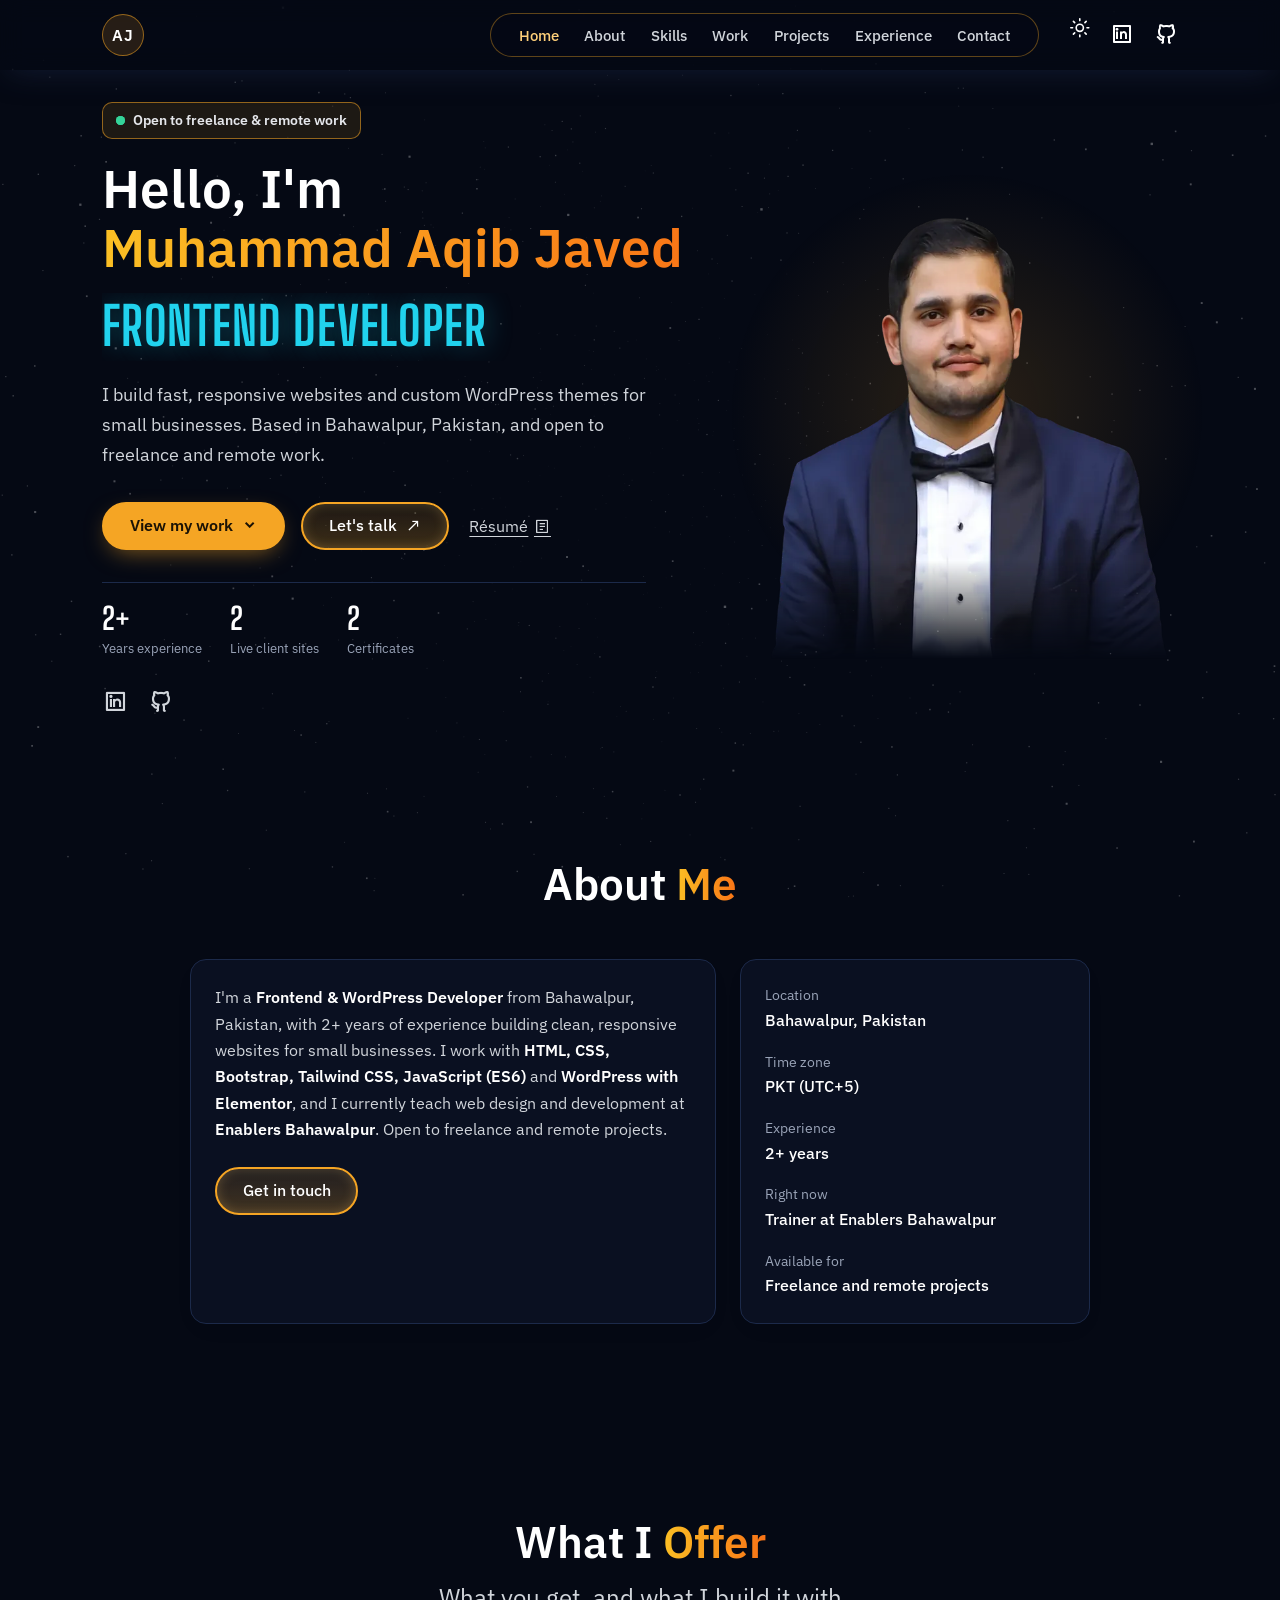
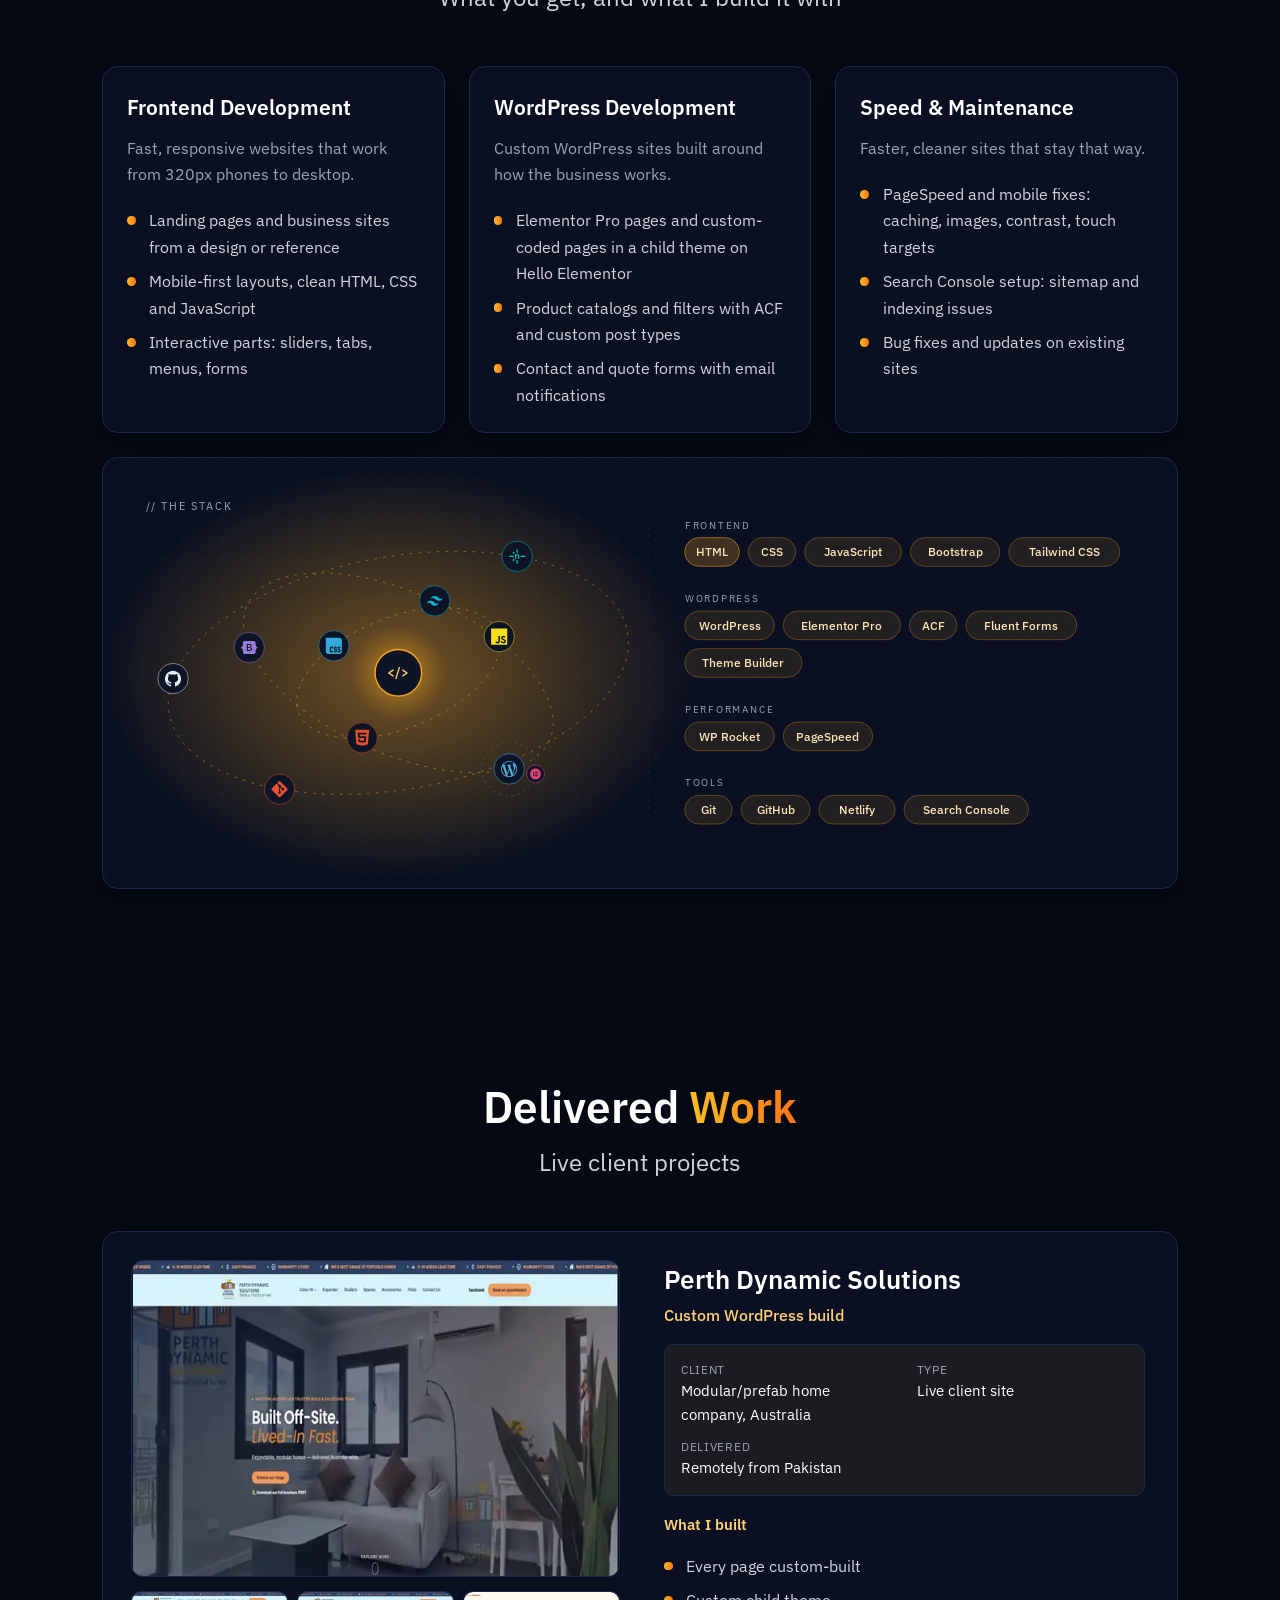
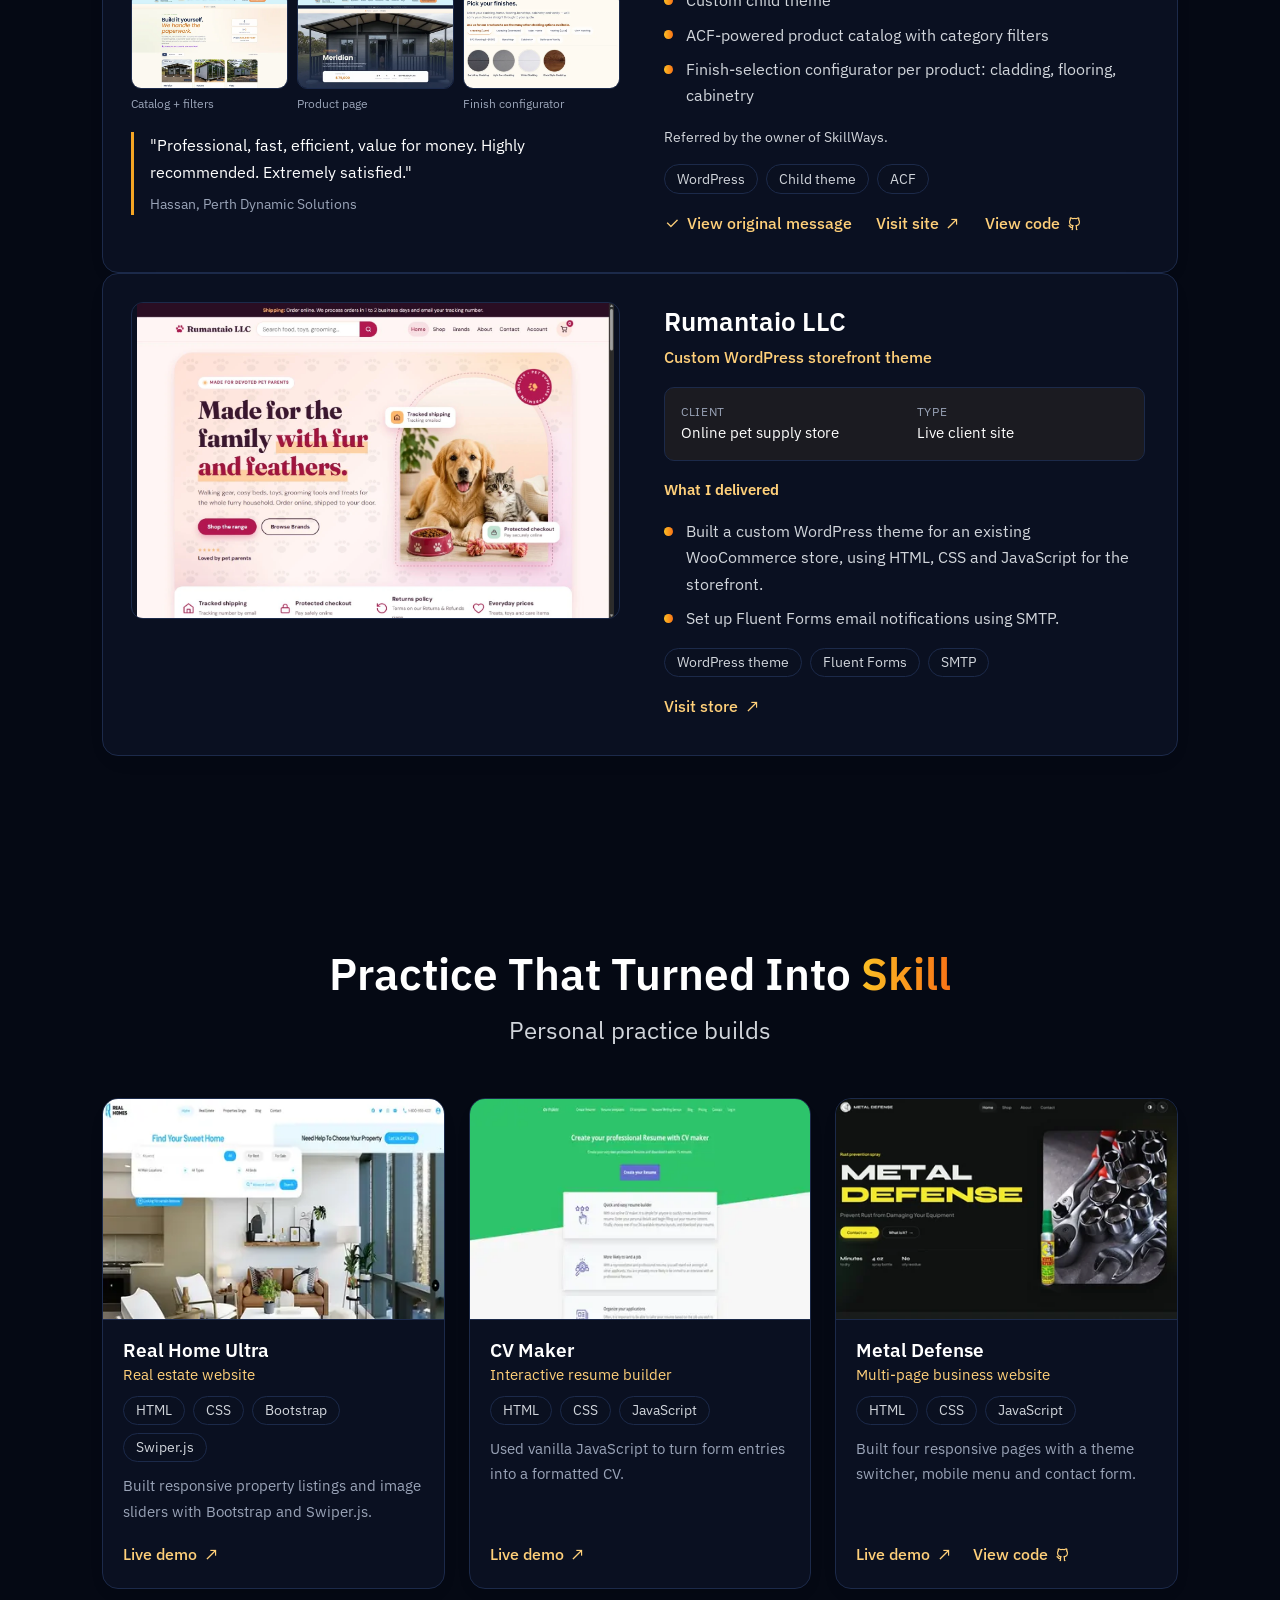
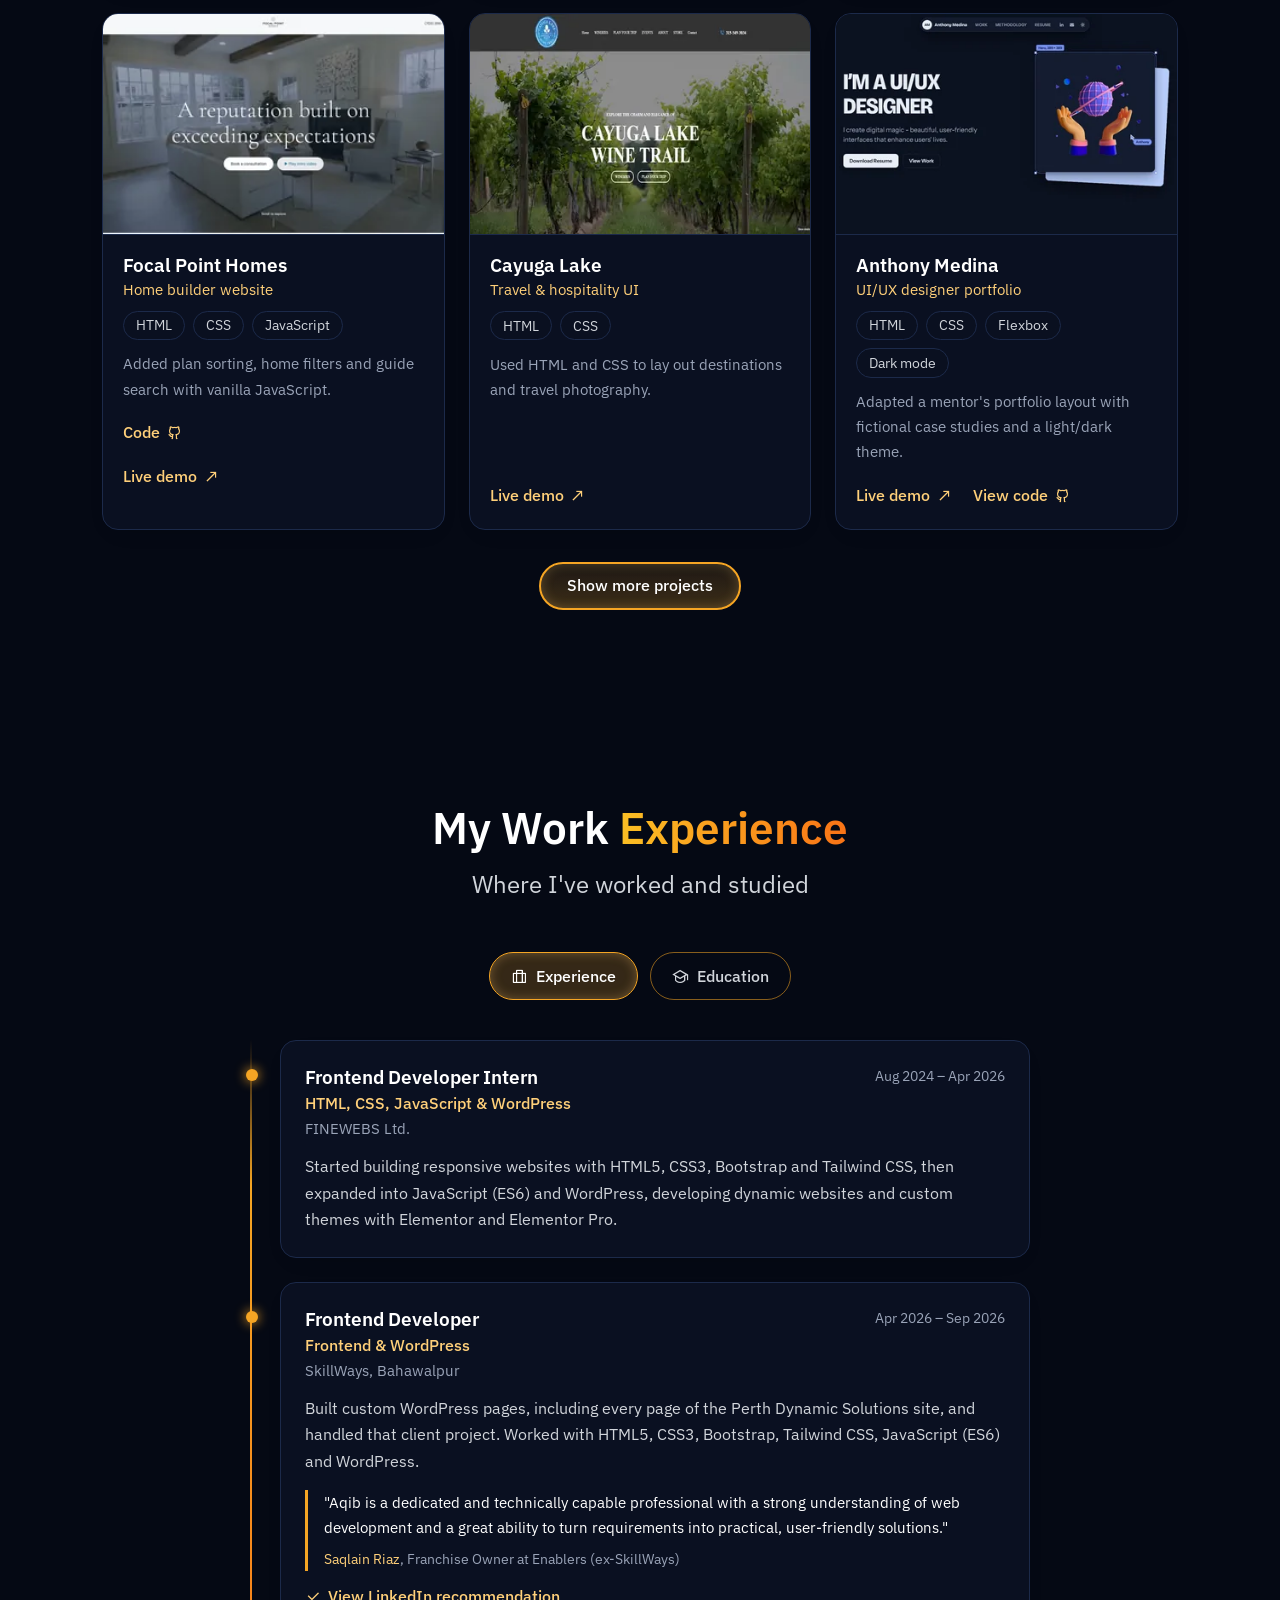
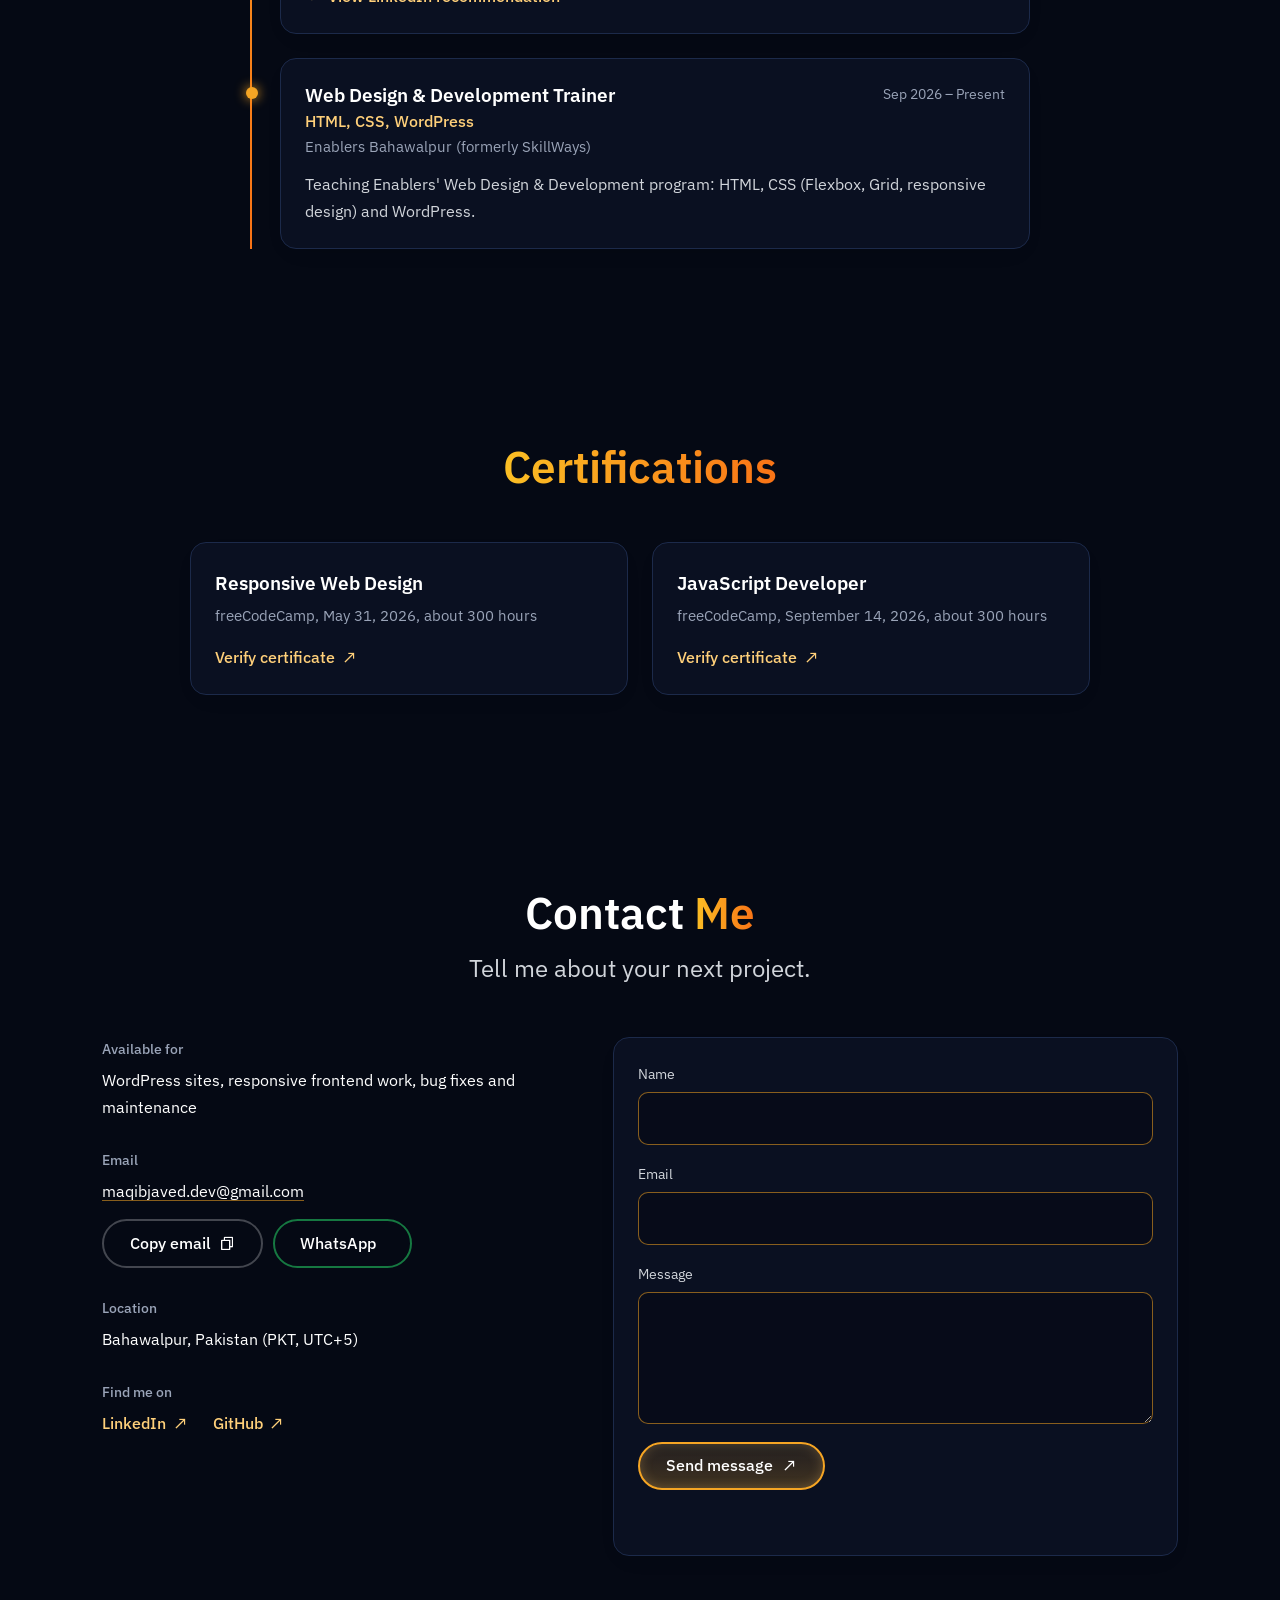
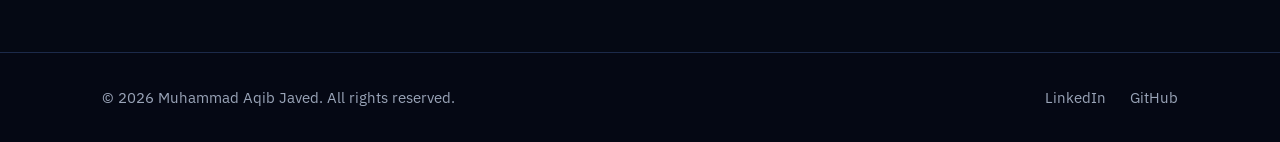
<file: index.html>
<!DOCTYPE html>
<html lang="en">
<head>
  <meta charset="UTF-8">
  <meta name="viewport" content="width=device-width, initial-scale=1.0">
  <title>Muhammad Aqib Javed | Frontend &amp; WordPress Developer</title>
  <meta name="description" content="Portfolio of Muhammad Aqib Javed, a frontend and WordPress developer in Bahawalpur, Pakistan building responsive websites with HTML, CSS and WordPress.">
  <link rel="canonical" href="https://portfolio-muhammad-aqibjaved.netlify.app/">

  <!-- Social preview -->
  <meta property="og:title" content="Muhammad Aqib Javed | Frontend &amp; WordPress Developer">
  <meta property="og:description" content="Portfolio of Muhammad Aqib Javed. Responsive websites with HTML, CSS, JavaScript and WordPress.">
  <meta property="og:image" content="https://portfolio-muhammad-aqibjaved.netlify.app/assets/img/og-image.webp">
  <meta property="og:image:width" content="1200">
  <meta property="og:image:height" content="630">
  <meta property="og:url" content="https://portfolio-muhammad-aqibjaved.netlify.app/">
  <meta property="og:type" content="website">
  <meta name="twitter:card" content="summary_large_image">
  <meta name="twitter:title" content="Muhammad Aqib Javed | Frontend &amp; WordPress Developer">
  <meta name="twitter:image" content="https://portfolio-muhammad-aqibjaved.netlify.app/assets/img/og-image.webp">

  <!-- Icons -->
  <link rel="icon" href="assets/img/favicon.svg" type="image/svg+xml">
  <link rel="icon" href="assets/img/favicon.png" type="image/png">
  <link rel="apple-touch-icon" href="assets/img/favicon-180.png">
  <meta name="theme-color" content="#050914">

  <!-- Fonts load early so text does not jump when they arrive -->
  <link rel="preload" href="assets/fonts/ibm-plex-sans-latin-400-normal.woff2" as="font" type="font/woff2" crossorigin>
  <link rel="preload" href="assets/fonts/ibm-plex-sans-latin-600-normal.woff2" as="font" type="font/woff2" crossorigin>
  <link rel="preload" href="assets/fonts/big-shoulders-display-latin-wght-normal.woff2" as="font" type="font/woff2" crossorigin>
  <link rel="preload" href="assets/fonts/remixicon-subset.woff2" as="font" type="font/woff2" crossorigin>

  <link rel="stylesheet" href="assets/css/remixicon-subset.css">
  <link rel="stylesheet" href="assets/css/styles.css">

  <!-- Small script that adds the "js" class and starts Google Analytics -->
  <script src="assets/js/head.js"></script>
  <script async src="https://www.googletagmanager.com/gtag/js?id=G-GMZSLBRW2M"></script>

  <script type="application/ld+json">
  {
    "@context": "https://schema.org",
    "@type": "Person",
    "name": "Muhammad Aqib Javed",
    "url": "https://portfolio-muhammad-aqibjaved.netlify.app/",
    "image": "https://portfolio-muhammad-aqibjaved.netlify.app/assets/img/aqib.webp",
    "jobTitle": "Frontend & WordPress Developer",
    "description": "Freelance frontend and WordPress developer building responsive, custom websites with HTML, CSS, JavaScript and WordPress.",
    "address": {
      "@type": "PostalAddress",
      "addressLocality": "Bahawalpur",
      "addressCountry": "PK"
    },
    "knowsAbout": ["HTML", "CSS", "JavaScript", "WordPress", "Bootstrap", "Tailwind CSS", "Frontend Development", "Web Development"],
    "sameAs": [
      "https://linkedin.com/in/muhammad-aqibjaved-webdev",
      "https://github.com/aqibarbi",
      "https://api.whatsapp.com/send?phone=923056494101&text=Hello"
    ]
  }
  </script>
</head>

<body>
  <a href="#main" class="skip-link">Skip to content</a>

  <!-- Moving stars, drawn by stars.js -->
  <canvas id="stars" aria-hidden="true"></canvas>

  <!-- ==================== NAVBAR ==================== -->
  <header class="nav">
    <div class="nav-inner">
      <a href="#home" class="logo" aria-label="Muhammad Aqib Javed, back to top">AJ</a>

      <div class="nav-menu" id="nav-menu">
        <ul class="nav-links">
          <li><a href="#home">Home</a></li>
          <li><a href="#about">About</a></li>
          <li><a href="#skills">Skills</a></li>
          <li><a href="#delivered">Work</a></li>
          <li><a href="#projects">Projects</a></li>
          <li><a href="#experience">Experience</a></li>
          <li><a href="#contact">Contact</a></li>
        </ul>
        <div class="nav-social">
          <button class="theme-toggle" id="theme-toggle" type="button" aria-label="Switch to light mode">
            <svg class="icon-sun" viewBox="0 0 24 24" fill="none" stroke="currentColor" stroke-width="1.8" stroke-linecap="round" aria-hidden="true"><circle cx="12" cy="12" r="4"/><path d="M12 2v2M12 20v2M4.9 4.9l1.4 1.4M17.7 17.7l1.4 1.4M2 12h2M20 12h2M4.9 19.1l1.4-1.4M17.7 6.3l1.4-1.4"/></svg>
            <svg class="icon-moon" viewBox="0 0 24 24" fill="none" stroke="currentColor" stroke-width="1.8" stroke-linecap="round" stroke-linejoin="round" aria-hidden="true"><path d="M21 12.8A9 9 0 1 1 11.2 3a7 7 0 0 0 9.8 9.8z"/></svg>
          </button>
          <a href="https://linkedin.com/in/muhammad-aqibjaved-webdev" target="_blank" rel="noopener noreferrer" aria-label="LinkedIn"><i class="ri-linkedin-box-line" aria-hidden="true"></i></a>
          <a href="https://github.com/aqibarbi" target="_blank" rel="noopener noreferrer" aria-label="GitHub"><i class="ri-github-line" aria-hidden="true"></i></a>
        </div>
      </div>

      <button class="nav-toggle" id="nav-toggle" aria-label="Open menu" aria-expanded="false" aria-controls="nav-menu"><span></span></button>
    </div>
  </header>

  <main id="main">

    <!-- ==================== HERO ==================== -->
    <section class="hero" id="home">
      <div class="container hero-grid">
        <div class="hero-text">
          <p class="role-pill">
            <span class="pulse-dot" aria-hidden="true"></span>
            Open to freelance &amp; remote work
          </p>
          <h1>Hello, I'm <span class="gradient">Muhammad Aqib Javed</span></h1>
          <!-- Roles that slide in letter by letter (rotator in main.js). The sr-only line is what screen readers get. -->
          <p class="rotator">
            <span class="sr-only">Frontend Developer, WordPress Developer and Web Design Trainer</span>
            <span class="rotator-text" id="rotator" aria-hidden="true" data-words="Frontend Developer|WordPress Developer|Web Design Trainer">Frontend Developer</span>
          </p>
          <p class="hero-lead">
            I build fast, responsive websites and custom WordPress themes for small businesses. Based in Bahawalpur, Pakistan, and open to freelance and remote work.
          </p>
          <div class="hero-buttons">
            <a href="#delivered" class="btn btn-primary">View my work <i class="ri-arrow-down-s-line" aria-hidden="true"></i></a>
            <a href="#contact" class="btn">Let's talk <i class="ri-arrow-right-up-long-line" aria-hidden="true"></i></a>
            <a href="https://cv-aqib-javed.netlify.app/" target="_blank" rel="noopener noreferrer" class="resume-link">R&#233;sum&#233; <i class="ri-file-list-2-line" aria-hidden="true"></i></a>
          </div>

          <!-- Quick facts, all taken from the sections below -->
          <ul class="hero-stats">
            <li><strong>2+</strong><span>Years experience</span></li>
            <li><strong>2</strong><span>Live client sites</span></li>
            <li><strong>2</strong><span>Certificates</span></li>
          </ul>
          <div class="hero-social">
            <a href="https://linkedin.com/in/muhammad-aqibjaved-webdev" target="_blank" rel="noopener noreferrer" aria-label="LinkedIn"><i class="ri-linkedin-box-line" aria-hidden="true"></i></a>
            <a href="https://github.com/aqibarbi" target="_blank" rel="noopener noreferrer" aria-label="GitHub"><i class="ri-github-line" aria-hidden="true"></i></a>
          </div>
        </div>

        <div class="hero-visual">
          <img class="hero-photo"
               src="assets/img/aqib.webp"
               srcset="assets/img/aqib-400.webp 400w, assets/img/aqib-640.webp 640w, assets/img/aqib.webp 800w"
               sizes="(min-width: 1200px) 430px, (min-width: 992px) 400px, (min-width: 768px) 380px, 340px"
               alt="Muhammad Aqib Javed"
               width="800" height="937" fetchpriority="high">
        </div>
      </div>
    </section>

    <!-- ==================== ABOUT ==================== -->
    <section class="section" id="about">
      <div class="container">
        <div class="section-head reveal">
          <h2 class="section-title">About <span class="gradient">Me</span></h2>
        </div>

        <div class="about-grid">
          <div class="about-text card reveal" data-reveal="left">
            <p>
              I'm a <b>Frontend &amp; WordPress Developer</b> from Bahawalpur, Pakistan, with 2+ years of experience building clean, responsive websites for small businesses. I work with <b>HTML, CSS, Bootstrap, Tailwind CSS, JavaScript (ES6)</b> and <b>WordPress with Elementor</b>, and I currently teach web design and development at <b>Enablers Bahawalpur</b>. Open to freelance and remote projects.
            </p>
            <a href="#contact" class="btn">Get in touch</a>
          </div>

          <dl class="facts card reveal" data-reveal="right">
            <div>
              <dt>Location</dt>
              <dd>Bahawalpur, Pakistan</dd>
            </div>
            <div>
              <dt>Time zone</dt>
              <dd>PKT (UTC+5)</dd>
            </div>
            <div>
              <dt>Experience</dt>
              <dd>2+ years</dd>
            </div>
            <div>
              <dt>Right now</dt>
              <dd>Trainer at Enablers Bahawalpur</dd>
            </div>
            <div>
              <dt>Available for</dt>
              <dd>Freelance and remote projects</dd>
            </div>
          </dl>
        </div>
      </div>
    </section>

    <!-- ==================== SKILLS ==================== -->
    <section class="section" id="skills">
      <div class="container">
        <div class="section-head reveal">
          <h2 class="section-title">What I <span class="gradient">Offer</span></h2>
          <p class="section-note">What you get, and what I build it with</p>
        </div>

        <div class="skills-grid" data-stagger>
          <article class="card">
            <h3>Frontend Development</h3>
            <p>Fast, responsive websites that work from 320px phones to desktop.</p>
            <ul class="case-points">
              <li>Landing pages and business sites from a design or reference</li>
              <li>Mobile-first layouts, clean HTML, CSS and JavaScript</li>
              <li>Interactive parts: sliders, tabs, menus, forms</li>
            </ul>
          </article>

          <article class="card">
            <h3>WordPress Development</h3>
            <p>Custom WordPress sites built around how the business works.</p>
            <ul class="case-points">
              <li>Elementor Pro pages and custom-coded pages in a child theme on Hello Elementor</li>
              <li>Product catalogs and filters with ACF and custom post types</li>
              <li>Contact and quote forms with email notifications</li>
            </ul>
          </article>

          <article class="card">
            <h3>Speed &amp; Maintenance</h3>
            <p>Faster, cleaner sites that stay that way.</p>
            <ul class="case-points">
              <li>PageSpeed and mobile fixes: caching, images, contrast, touch targets</li>
              <li>Search Console setup: sitemap and indexing issues</li>
              <li>Bug fixes and updates on existing sites</li>
            </ul>
          </article>
        </div>

        <!-- Tech stack graphic: logos orbit the </> core, chips light up one by one.
             The SVG is decorative (aria-hidden). The list below is the real text:
             visible below 992px (on phones below 576px the graphic is hidden and only the list shows),
             screen-reader only on desktop. -->
        <div class="stack card reveal">
          <div class="stack-art">
<svg class="stack-svg" viewBox="0 0 1200 480" preserveAspectRatio="xMinYMid slice" aria-hidden="true" focusable="false">
<defs>
<pattern id="stk-dots" width="22" height="22" patternUnits="userSpaceOnUse"><circle cx="2" cy="2" r="1" fill="#ffffff" fill-opacity=".05"/></pattern>
<radialGradient id="stk-glow"><stop offset="0" stop-color="#f5a524" stop-opacity=".45"/><stop offset="1" stop-color="#f5a524" stop-opacity="0"/></radialGradient>
<radialGradient id="stk-core"><stop offset="0" stop-color="#f5a524" stop-opacity=".55"/><stop offset="1" stop-color="#f5a524" stop-opacity="0"/></radialGradient>
</defs>

<rect x=".75" y=".75" width="1198.5" height="478.5" fill="url(#stk-dots)"/>
<ellipse cx="330" cy="240" rx="330" ry="230" fill="url(#stk-glow)"/>
<text x="48" y="58" class="mono" font-size="12" letter-spacing="2" fill="#9aa4b8">// THE STACK</text>
<ellipse cx="330" cy="240" rx="120" ry="62" transform="rotate(-22 330 240)" fill="none" stroke="#f5a524" stroke-opacity=".5" stroke-dasharray="3 7"/><ellipse cx="330" cy="240" rx="185" ry="90" transform="rotate(24 330 240)" fill="none" stroke="#f5a524" stroke-opacity=".5" stroke-dasharray="3 7"/><ellipse cx="330" cy="240" rx="260" ry="130" transform="rotate(-10 330 240)" fill="none" stroke="#f5a524" stroke-opacity=".5" stroke-dasharray="3 7"/>
<circle cx="330" cy="240" r="58" fill="url(#stk-core)"><animate attributeName="r" values="52;66;52" dur="3.5s" repeatCount="indefinite"/></circle>
<circle cx="330" cy="240" r="26" fill="#0d1426" stroke="#f5a524" stroke-width="1.5"/>
<text x="330" y="245" class="mono" font-size="15" font-weight="700" fill="#ffd07a" text-anchor="middle">&lt;/&gt;</text>
<g transform="translate(441.26 195.05)"><animateMotion dur="16s" repeatCount="indefinite" path="M0,0 a120,62 -22 0 1 -222.52,89.91 a120,62 -22 0 1 222.52,-89.91"/><circle r="17" fill="#0d1426" stroke="#F7DF1E" stroke-opacity=".55"/><g transform="translate(-9 -9) scale(.75)"><path d="M0 0h24v24H0V0zm22.034 18.276c-.175-1.095-.888-2.015-3.003-2.873-.736-.345-1.554-.585-1.797-1.14-.091-.33-.105-.51-.046-.705.15-.646.915-.84 1.515-.66.39.12.75.42.976.9 1.034-.676 1.034-.676 1.755-1.125-.27-.42-.404-.601-.586-.78-.63-.705-1.469-1.065-2.834-1.034l-.705.089c-.676.165-1.32.525-1.71 1.005-1.14 1.291-.811 3.541.569 4.471 1.365 1.02 3.361 1.244 3.616 2.205.24 1.17-.87 1.545-1.966 1.41-.811-.18-1.26-.586-1.755-1.336l-1.83 1.051c.21.48.45.689.81 1.109 1.74 1.756 6.09 1.666 6.871-1.004.029-.09.24-.705.074-1.65l.046.067zm-8.983-7.245h-2.248c0 1.938-.009 3.864-.009 5.805 0 1.232.063 2.363-.138 2.711-.33.689-1.18.601-1.566.48-.396-.196-.597-.466-.83-.855-.063-.105-.11-.196-.127-.196l-1.825 1.125c.305.63.75 1.172 1.324 1.517.855.51 2.004.675 3.207.405.783-.226 1.458-.691 1.811-1.411.51-.93.402-2.07.397-3.346.012-2.054 0-4.109 0-6.179l.004-.056z" fill="#F7DF1E"/></g></g>
<g transform="translate(294.48 312.26)"><animateMotion dur="16s" repeatCount="indefinite" path="M0,0 a120,62 -22 0 1 71.03,-144.52 a120,62 -22 0 1 -71.03,144.52"/><circle r="17" fill="#0d1426" stroke="#E34F26" stroke-opacity=".55"/><g transform="translate(-9 -9) scale(.75)"><path d="M1.5 0h21l-1.91 21.563L11.977 24l-8.564-2.438L1.5 0zm7.031 9.75l-.232-2.718 10.059.003.23-2.622L5.412 4.41l.698 8.01h9.126l-.326 3.426-2.91.804-2.955-.81-.188-2.11H6.248l.33 4.171L12 19.351l5.379-1.443.744-8.157H8.531z" fill="#E34F26"/></g></g>
<g transform="translate(254.26 212.69)"><animateMotion dur="16s" repeatCount="indefinite" path="M0,0 a120,62 -22 0 1 151.49,54.61 a120,62 -22 0 1 -151.49,-54.61"/><circle r="17" fill="#0d1426" stroke="#33a9dc" stroke-opacity=".55"/><g transform="translate(-9 -9) scale(.75)"><path d="M0 0v20.16A3.84 3.84 0 0 0 3.84 24h16.32A3.84 3.84 0 0 0 24 20.16V3.84A3.84 3.84 0 0 0 20.16 0Zm14.256 13.08c1.56 0 2.28 1.08 2.304 2.64h-1.608c.024-.288-.048-.6-.144-.84-.096-.192-.288-.264-.552-.264-.456 0-.696.264-.696.84-.024.576.288.888.768 1.08.72.288 1.608.744 1.92 1.296q.432.648.432 1.656c0 1.608-.912 2.592-2.496 2.592-1.656 0-2.4-1.032-2.424-2.688h1.68c0 .792.264 1.176.792 1.176.264 0 .456-.072.552-.24.192-.312.24-1.176-.048-1.512-.312-.408-.912-.6-1.32-.816q-.828-.396-1.224-.936c-.24-.36-.36-.888-.36-1.536 0-1.44.936-2.472 2.424-2.448m5.4 0c1.584 0 2.304 1.08 2.328 2.64h-1.608c0-.288-.048-.6-.168-.84-.096-.192-.264-.264-.528-.264-.48 0-.72.264-.72.84s.288.888.792 1.08c.696.288 1.608.744 1.92 1.296.264.432.408.984.408 1.656.024 1.608-.888 2.592-2.472 2.592-1.68 0-2.424-1.056-2.448-2.688h1.68c0 .744.264 1.176.792 1.176.264 0 .456-.072.552-.24.216-.312.264-1.176-.048-1.512-.288-.408-.888-.6-1.32-.816-.552-.264-.96-.576-1.2-.936s-.36-.888-.36-1.536c-.024-1.44.912-2.472 2.4-2.448m-11.031.018c.711-.006 1.419.198 1.839.63.432.432.672 1.128.648 1.992H9.336c.024-.456-.096-.792-.432-.96-.312-.144-.768-.048-.888.24-.12.264-.192.576-.168.864v3.504c0 .744.264 1.128.768 1.128a.65.65 0 0 0 .552-.264c.168-.24.192-.552.168-.84h1.776c.096 1.632-.984 2.712-2.568 2.688-1.536 0-2.496-.864-2.472-2.472v-4.032c0-.816.24-1.44.696-1.848.432-.408 1.146-.624 1.857-.63" fill="#33a9dc"/></g></g>
<g transform="translate(458.06 346.27)"><animateMotion dur="26s" repeatCount="indefinite" path="M0,0 a185,90 24 0 1 -256.12,-212.55 a185,90 24 0 1 256.12,212.55"/><circle r="17" fill="#0d1426" stroke="#4fb3e0" stroke-opacity=".55"/><g transform="translate(-9 -9) scale(.75)"><path d="M21.469 6.825c.84 1.537 1.318 3.3 1.318 5.175 0 3.979-2.156 7.456-5.363 9.325l3.295-9.527c.615-1.54.82-2.771.82-3.864 0-.405-.026-.78-.07-1.11m-7.981.105c.647-.03 1.232-.105 1.232-.105.582-.075.514-.93-.067-.899 0 0-1.755.135-2.88.135-1.064 0-2.85-.15-2.85-.15-.585-.03-.661.855-.075.885 0 0 .54.061 1.125.09l1.68 4.605-2.37 7.08L5.354 6.9c.649-.03 1.234-.1 1.234-.1.585-.075.516-.93-.065-.896 0 0-1.746.138-2.874.138-.2 0-.438-.008-.69-.015C4.911 3.15 8.235 1.215 12 1.215c2.809 0 5.365 1.072 7.286 2.833-.046-.003-.091-.009-.141-.009-1.06 0-1.812.923-1.812 1.914 0 .89.513 1.643 1.06 2.531.411.72.89 1.643.89 2.977 0 .915-.354 1.994-.821 3.479l-1.075 3.585-3.9-11.61.001.014zM12 22.784c-1.059 0-2.081-.153-3.048-.437l3.237-9.406 3.315 9.087c.024.053.05.101.078.149-1.12.393-2.325.609-3.582.609M1.211 12c0-1.564.336-3.05.935-4.39L7.29 21.709C3.694 19.96 1.212 16.271 1.211 12M12 0C5.385 0 0 5.385 0 12s5.385 12 12 12 12-5.385 12-12S18.615 0 12 0" fill="#4fb3e0"/></g><circle r="30" fill="none" stroke="#f5a524" stroke-opacity=".3" stroke-dasharray="2 5"/><g transform="translate(30 0)"><animateMotion dur="4.5s" repeatCount="indefinite" path="M0,0 a30 30 0 0 1 -60 0 a30 30 0 0 1 60 0"/><circle r="10" fill="#0d1426" stroke="#e0457b" stroke-opacity=".6"/><g transform="translate(-6 -6) scale(.5)"><path d="M12 0C5.372 0 0 5.372 0 12c0 6.626 5.372 12 12 12s12-5.372 12-12c0-6.626-5.372-12-12-12ZM9 17H7V7H9Zm8 0H11V15h6Zm0-4H11V11h6Zm0-4H11V7h6Z" fill="#e0457b"/></g></g></g>
<g transform="translate(165.33 215.94)"><animateMotion dur="26s" repeatCount="indefinite" path="M0,0 a185,90 24 0 1 329.33,48.11 a185,90 24 0 1 -329.33,-48.11"/><circle r="17" fill="#0d1426" stroke="#9b7bd8" stroke-opacity=".55"/><g transform="translate(-9 -9) scale(.75)"><path d="M11.77 11.24H9.956V8.202h2.152c1.17 0 1.834.522 1.834 1.466 0 1.008-.773 1.572-2.174 1.572zm.324 1.206H9.957v3.348h2.231c1.459 0 2.232-.585 2.232-1.685s-.795-1.663-2.326-1.663zM24 11.39v1.218c-1.128.108-1.817.944-2.226 2.268-.407 1.319-.463 2.937-.42 4.186.045 1.3-.968 2.5-2.337 2.5H4.985c-1.37 0-2.383-1.2-2.337-2.5.043-1.249-.013-2.867-.42-4.186-.41-1.324-1.1-2.16-2.228-2.268V11.39c1.128-.108 1.819-.944 2.227-2.268.408-1.319.464-2.937.42-4.186-.045-1.3.968-2.5 2.338-2.5h14.032c1.37 0 2.382 1.2 2.337 2.5-.043 1.249.013 2.867.42 4.186.409 1.324 1.098 2.16 2.226 2.268zm-7.927 2.817c0-1.354-.953-2.333-2.368-2.488v-.057c1.04-.169 1.856-1.135 1.856-2.213 0-1.537-1.213-2.538-3.062-2.538h-4.16v10.172h4.181c2.218 0 3.553-1.086 3.553-2.876z" fill="#9b7bd8"/></g></g>
<g transform="translate(366.61 157.78)"><animateMotion dur="26s" repeatCount="indefinite" path="M0,0 a185,90 24 0 1 -73.21,164.44 a185,90 24 0 1 73.21,-164.44"/><circle r="17" fill="#0d1426" stroke="#06B6D4" stroke-opacity=".55"/><g transform="translate(-9 -9) scale(.75)"><path d="M12.001,4.8c-3.2,0-5.2,1.6-6,4.8c1.2-1.6,2.6-2.2,4.2-1.8c0.913,0.228,1.565,0.89,2.288,1.624 C13.666,10.618,15.027,12,18.001,12c3.2,0,5.2-1.6,6-4.8c-1.2,1.6-2.6,2.2-4.2,1.8c-0.913-0.228-1.565-0.89-2.288-1.624 C16.337,6.182,14.976,4.8,12.001,4.8z M6.001,12c-3.2,0-5.2,1.6-6,4.8c1.2-1.6,2.6-2.2,4.2-1.8c0.913,0.228,1.565,0.89,2.288,1.624 c1.177,1.194,2.538,2.576,5.512,2.576c3.2,0,5.2-1.6,6-4.8c-1.2,1.6-2.6,2.2-4.2,1.8c-0.913-0.228-1.565-0.89-2.288-1.624 C10.337,13.382,8.976,12,6.001,12z" fill="#06B6D4"/></g></g>
<g transform="translate(201.63 370.77)"><animateMotion dur="38s" repeatCount="indefinite" path="M0,0 a260,130 -10 0 1 256.75,-261.54 a260,130 -10 0 1 -256.75,261.54"/><circle r="17" fill="#0d1426" stroke="#F05032" stroke-opacity=".55"/><g transform="translate(-9 -9) scale(.75)"><path d="M13.09 23.549a1.54 1.54 0 0 1-2.18 0L.451 13.089a1.54 1.54 0 0 1 0-2.179l7.191-7.19 2.733 2.733a1.85 1.85 0 0 0 .964 2.326v6.66a1.849 1.849 0 1 0 1.54 0V8.957l2.508 2.508a1.85 1.85 0 1 0 1.09-1.09l-2.634-2.634a1.85 1.85 0 0 0-2.378-2.377L8.73 2.63 10.91.451a1.54 1.54 0 0 1 2.179 0l10.459 10.46a1.54 1.54 0 0 1 0 2.179z" fill="#F05032"/></g></g>
<g transform="translate(76.83 250.47)"><animateMotion dur="38s" repeatCount="indefinite" path="M0,0 a260,130 -10 0 1 506.34,-20.95 a260,130 -10 0 1 -506.34,20.95"/><circle r="17" fill="#0d1426" stroke="#e6edf3" stroke-opacity=".55"/><g transform="translate(-9 -9) scale(.75)"><path d="M12 .297c-6.63 0-12 5.373-12 12 0 5.303 3.438 9.8 8.205 11.385.6.113.82-.258.82-.577 0-.285-.01-1.04-.015-2.04-3.338.724-4.042-1.61-4.042-1.61C4.422 18.07 3.633 17.7 3.633 17.7c-1.087-.744.084-.729.084-.729 1.205.084 1.838 1.236 1.838 1.236 1.07 1.835 2.809 1.305 3.495.998.108-.776.417-1.305.76-1.605-2.665-.3-5.466-1.332-5.466-5.93 0-1.31.465-2.38 1.235-3.22-.135-.303-.54-1.523.105-3.176 0 0 1.005-.322 3.3 1.23.96-.267 1.98-.399 3-.405 1.02.006 2.04.138 3 .405 2.28-1.552 3.285-1.23 3.285-1.23.645 1.653.24 2.873.12 3.176.765.84 1.23 1.91 1.23 3.22 0 4.61-2.805 5.625-5.475 5.92.42.36.81 1.096.81 2.22 0 1.606-.015 2.896-.015 3.286 0 .315.21.69.825.57C20.565 22.092 24 17.592 24 12.297c0-6.627-5.373-12-12-12" fill="#e6edf3"/></g></g>
<g transform="translate(458.37 109.23)"><animateMotion dur="38s" repeatCount="indefinite" path="M0,0 a260,130 -10 0 1 -256.75,261.54 a260,130 -10 0 1 256.75,-261.54"/><circle r="17" fill="#0d1426" stroke="#00C7B7" stroke-opacity=".55"/><g transform="translate(-9 -9) scale(.75)"><path d="M6.49 19.04h-.23L5.13 17.9v-.23l1.73-1.71h1.2l.15.15v1.2L6.5 19.04ZM5.13 6.31V6.1l1.13-1.13h.23L8.2 6.68v1.2l-.15.15h-1.2L5.13 6.31Zm9.96 9.09h-1.65l-.14-.13v-3.83c0-.68-.27-1.2-1.1-1.23-.42 0-.9 0-1.43.02l-.07.08v4.96l-.14.14H8.9l-.13-.14V8.73l.13-.14h3.7a2.6 2.6 0 0 1 2.61 2.6v4.08l-.13.14Zm-8.37-2.44H.14L0 12.82v-1.64l.14-.14h6.58l.14.14v1.64l-.14.14Zm17.14 0h-6.58l-.14-.14v-1.64l.14-.14h6.58l.14.14v1.64l-.14.14ZM11.05 6.55V1.64l.14-.14h1.65l.14.14v4.9l-.14.14h-1.65l-.14-.13Zm0 15.81v-4.9l.14-.14h1.65l.14.13v4.91l-.14.14h-1.65l-.14-.14Z" fill="#00C7B7"/></g></g>

<path d="M610 70v340" stroke="#1c2a4a" stroke-dasharray="2 6"/>
<text x="650" y="79" class="mono" font-size="11.5" letter-spacing="2" fill="#9aa4b8">FRONTEND</text>
<g><rect x="650" y="89" width="61" height="32" rx="16" fill="#f5a524" fill-opacity=".14" stroke="#f5a524" stroke-opacity=".5"><animate attributeName="stroke-opacity" values=".35;.35;1;.35;.35" keyTimes="0;0;0.03;0.05;1" dur="11.1s" repeatCount="indefinite"/><animate attributeName="fill-opacity" values=".1;.1;.4;.1;.1" keyTimes="0;0;0.03;0.05;1" dur="11.1s" repeatCount="indefinite"/></rect><text x="680.5" y="110" class="sans" font-size="13.5" font-weight="500" fill="#ffe7b8" text-anchor="middle">HTML</text></g>
<g><rect x="721" y="89" width="53" height="32" rx="16" fill="#f5a524" fill-opacity=".14" stroke="#f5a524" stroke-opacity=".5"><animate attributeName="stroke-opacity" values=".35;.35;1;.35;.35" keyTimes="0;0.05;0.08;0.11;1" dur="11.1s" repeatCount="indefinite"/><animate attributeName="fill-opacity" values=".1;.1;.4;.1;.1" keyTimes="0;0.05;0.08;0.11;1" dur="11.1s" repeatCount="indefinite"/></rect><text x="747.5" y="110" class="sans" font-size="13.5" font-weight="500" fill="#ffe7b8" text-anchor="middle">CSS</text></g>
<g><rect x="784" y="89" width="108" height="32" rx="16" fill="#f5a524" fill-opacity=".14" stroke="#f5a524" stroke-opacity=".5"><animate attributeName="stroke-opacity" values=".35;.35;1;.35;.35" keyTimes="0;0.11;0.14;0.16;1" dur="11.1s" repeatCount="indefinite"/><animate attributeName="fill-opacity" values=".1;.1;.4;.1;.1" keyTimes="0;0.11;0.14;0.16;1" dur="11.1s" repeatCount="indefinite"/></rect><text x="838" y="110" class="sans" font-size="13.5" font-weight="500" fill="#ffe7b8" text-anchor="middle">JavaScript</text></g>
<g><rect x="902" y="89" width="100" height="32" rx="16" fill="#f5a524" fill-opacity=".14" stroke="#f5a524" stroke-opacity=".5"><animate attributeName="stroke-opacity" values=".35;.35;1;.35;.35" keyTimes="0;0.16;0.19;0.22;1" dur="11.1s" repeatCount="indefinite"/><animate attributeName="fill-opacity" values=".1;.1;.4;.1;.1" keyTimes="0;0.16;0.19;0.22;1" dur="11.1s" repeatCount="indefinite"/></rect><text x="952" y="110" class="sans" font-size="13.5" font-weight="500" fill="#ffe7b8" text-anchor="middle">Bootstrap</text></g>
<g><rect x="1012" y="89" width="124" height="32" rx="16" fill="#f5a524" fill-opacity=".14" stroke="#f5a524" stroke-opacity=".5"><animate attributeName="stroke-opacity" values=".35;.35;1;.35;.35" keyTimes="0;0.22;0.24;0.27;1" dur="11.1s" repeatCount="indefinite"/><animate attributeName="fill-opacity" values=".1;.1;.4;.1;.1" keyTimes="0;0.22;0.24;0.27;1" dur="11.1s" repeatCount="indefinite"/></rect><text x="1074" y="110" class="sans" font-size="13.5" font-weight="500" fill="#ffe7b8" text-anchor="middle">Tailwind CSS</text></g>
<text x="650" y="161" class="mono" font-size="11.5" letter-spacing="2" fill="#9aa4b8">WORDPRESS</text>
<g><rect x="650" y="171" width="100" height="32" rx="16" fill="#f5a524" fill-opacity=".14" stroke="#f5a524" stroke-opacity=".5"><animate attributeName="stroke-opacity" values=".35;.35;1;.35;.35" keyTimes="0;0.27;0.3;0.32;1" dur="11.1s" repeatCount="indefinite"/><animate attributeName="fill-opacity" values=".1;.1;.4;.1;.1" keyTimes="0;0.27;0.3;0.32;1" dur="11.1s" repeatCount="indefinite"/></rect><text x="700" y="192" class="sans" font-size="13.5" font-weight="500" fill="#ffe7b8" text-anchor="middle">WordPress</text></g>
<g><rect x="760" y="171" width="131" height="32" rx="16" fill="#f5a524" fill-opacity=".14" stroke="#f5a524" stroke-opacity=".5"><animate attributeName="stroke-opacity" values=".35;.35;1;.35;.35" keyTimes="0;0.32;0.35;0.38;1" dur="11.1s" repeatCount="indefinite"/><animate attributeName="fill-opacity" values=".1;.1;.4;.1;.1" keyTimes="0;0.32;0.35;0.38;1" dur="11.1s" repeatCount="indefinite"/></rect><text x="825.5" y="192" class="sans" font-size="13.5" font-weight="500" fill="#ffe7b8" text-anchor="middle">Elementor Pro</text></g>
<g><rect x="901" y="171" width="53" height="32" rx="16" fill="#f5a524" fill-opacity=".14" stroke="#f5a524" stroke-opacity=".5"><animate attributeName="stroke-opacity" values=".35;.35;1;.35;.35" keyTimes="0;0.38;0.41;0.43;1" dur="11.1s" repeatCount="indefinite"/><animate attributeName="fill-opacity" values=".1;.1;.4;.1;.1" keyTimes="0;0.38;0.41;0.43;1" dur="11.1s" repeatCount="indefinite"/></rect><text x="927.5" y="192" class="sans" font-size="13.5" font-weight="500" fill="#ffe7b8" text-anchor="middle">ACF</text></g>
<g><rect x="964" y="171" width="124" height="32" rx="16" fill="#f5a524" fill-opacity=".14" stroke="#f5a524" stroke-opacity=".5"><animate attributeName="stroke-opacity" values=".35;.35;1;.35;.35" keyTimes="0;0.43;0.46;0.49;1" dur="11.1s" repeatCount="indefinite"/><animate attributeName="fill-opacity" values=".1;.1;.4;.1;.1" keyTimes="0;0.43;0.46;0.49;1" dur="11.1s" repeatCount="indefinite"/></rect><text x="1026" y="192" class="sans" font-size="13.5" font-weight="500" fill="#ffe7b8" text-anchor="middle">Fluent Forms</text></g>
<g><rect x="650" y="213" width="131" height="32" rx="16" fill="#f5a524" fill-opacity=".14" stroke="#f5a524" stroke-opacity=".5"><animate attributeName="stroke-opacity" values=".35;.35;1;.35;.35" keyTimes="0;0.49;0.51;0.54;1" dur="11.1s" repeatCount="indefinite"/><animate attributeName="fill-opacity" values=".1;.1;.4;.1;.1" keyTimes="0;0.49;0.51;0.54;1" dur="11.1s" repeatCount="indefinite"/></rect><text x="715.5" y="234" class="sans" font-size="13.5" font-weight="500" fill="#ffe7b8" text-anchor="middle">Theme Builder</text></g>
<text x="650" y="285" class="mono" font-size="11.5" letter-spacing="2" fill="#9aa4b8">PERFORMANCE</text>
<g><rect x="650" y="295" width="100" height="32" rx="16" fill="#f5a524" fill-opacity=".14" stroke="#f5a524" stroke-opacity=".5"><animate attributeName="stroke-opacity" values=".35;.35;1;.35;.35" keyTimes="0;0.54;0.57;0.59;1" dur="11.1s" repeatCount="indefinite"/><animate attributeName="fill-opacity" values=".1;.1;.4;.1;.1" keyTimes="0;0.54;0.57;0.59;1" dur="11.1s" repeatCount="indefinite"/></rect><text x="700" y="316" class="sans" font-size="13.5" font-weight="500" fill="#ffe7b8" text-anchor="middle">WP Rocket</text></g>
<g><rect x="760" y="295" width="100" height="32" rx="16" fill="#f5a524" fill-opacity=".14" stroke="#f5a524" stroke-opacity=".5"><animate attributeName="stroke-opacity" values=".35;.35;1;.35;.35" keyTimes="0;0.59;0.62;0.65;1" dur="11.1s" repeatCount="indefinite"/><animate attributeName="fill-opacity" values=".1;.1;.4;.1;.1" keyTimes="0;0.59;0.62;0.65;1" dur="11.1s" repeatCount="indefinite"/></rect><text x="810" y="316" class="sans" font-size="13.5" font-weight="500" fill="#ffe7b8" text-anchor="middle">PageSpeed</text></g>
<text x="650" y="367" class="mono" font-size="11.5" letter-spacing="2" fill="#9aa4b8">TOOLS</text>
<g><rect x="650" y="377" width="53" height="32" rx="16" fill="#f5a524" fill-opacity=".14" stroke="#f5a524" stroke-opacity=".5"><animate attributeName="stroke-opacity" values=".35;.35;1;.35;.35" keyTimes="0;0.65;0.68;0.7;1" dur="11.1s" repeatCount="indefinite"/><animate attributeName="fill-opacity" values=".1;.1;.4;.1;.1" keyTimes="0;0.65;0.68;0.7;1" dur="11.1s" repeatCount="indefinite"/></rect><text x="676.5" y="398" class="sans" font-size="13.5" font-weight="500" fill="#ffe7b8" text-anchor="middle">Git</text></g>
<g><rect x="713" y="377" width="77" height="32" rx="16" fill="#f5a524" fill-opacity=".14" stroke="#f5a524" stroke-opacity=".5"><animate attributeName="stroke-opacity" values=".35;.35;1;.35;.35" keyTimes="0;0.7;0.73;0.76;1" dur="11.1s" repeatCount="indefinite"/><animate attributeName="fill-opacity" values=".1;.1;.4;.1;.1" keyTimes="0;0.7;0.73;0.76;1" dur="11.1s" repeatCount="indefinite"/></rect><text x="751.5" y="398" class="sans" font-size="13.5" font-weight="500" fill="#ffe7b8" text-anchor="middle">GitHub</text></g>
<g><rect x="800" y="377" width="85" height="32" rx="16" fill="#f5a524" fill-opacity=".14" stroke="#f5a524" stroke-opacity=".5"><animate attributeName="stroke-opacity" values=".35;.35;1;.35;.35" keyTimes="0;0.76;0.78;0.81;1" dur="11.1s" repeatCount="indefinite"/><animate attributeName="fill-opacity" values=".1;.1;.4;.1;.1" keyTimes="0;0.76;0.78;0.81;1" dur="11.1s" repeatCount="indefinite"/></rect><text x="842.5" y="398" class="sans" font-size="13.5" font-weight="500" fill="#ffe7b8" text-anchor="middle">Netlify</text></g>
<g><rect x="895" y="377" width="139" height="32" rx="16" fill="#f5a524" fill-opacity=".14" stroke="#f5a524" stroke-opacity=".5"><animate attributeName="stroke-opacity" values=".35;.35;1;.35;.35" keyTimes="0;0.81;0.84;0.86;1" dur="11.1s" repeatCount="indefinite"/><animate attributeName="fill-opacity" values=".1;.1;.4;.1;.1" keyTimes="0;0.81;0.84;0.86;1" dur="11.1s" repeatCount="indefinite"/></rect><text x="964.5" y="398" class="sans" font-size="13.5" font-weight="500" fill="#ffe7b8" text-anchor="middle">Search Console</text></g>

</svg>
          </div>
          <div class="stack-list">
            <h3 class="sr-only">Tech stack</h3>
            <div>
              <h4>Frontend</h4>
              <ul class="chips">
                <li class="chip">HTML</li>
                <li class="chip">CSS</li>
                <li class="chip">JavaScript</li>
                <li class="chip">Bootstrap</li>
                <li class="chip">Tailwind CSS</li>
              </ul>
            </div>
            <div>
              <h4>WordPress</h4>
              <ul class="chips">
                <li class="chip">WordPress</li>
                <li class="chip">Elementor Pro</li>
                <li class="chip">ACF</li>
                <li class="chip">Fluent Forms</li>
                <li class="chip">Theme Builder</li>
              </ul>
            </div>
            <div>
              <h4>Performance</h4>
              <ul class="chips">
                <li class="chip">WP Rocket</li>
                <li class="chip">PageSpeed</li>
              </ul>
            </div>
            <div>
              <h4>Tools</h4>
              <ul class="chips">
                <li class="chip">Git</li>
                <li class="chip">GitHub</li>
                <li class="chip">Netlify</li>
                <li class="chip">Search Console</li>
              </ul>
            </div>
          </div>
        </div>
      </div>
    </section>

    <!-- ==================== DELIVERED WORK ==================== -->
    <section class="section" id="delivered">
      <div class="container">
        <div class="section-head reveal">
          <h2 class="section-title">Delivered <span class="gradient">Work</span></h2>
          <p class="section-note">Live client projects</p>
        </div>

        <article class="delivered card reveal">
          <div class="shot-col">
            <div class="shot">
              <img src="assets/img/perth.webp"
                   srcset="assets/img/perth-400.webp 400w, assets/img/perth.webp 600w"
                   sizes="(min-width: 900px) 460px, 90vw"
                   alt="Perth Dynamic Solutions WordPress custom site homepage"
                   width="600" height="389" loading="lazy">
            </div>
            <div class="shot-thumbs">
              <a href="assets/img/pds-catalog.webp" class="thumb js-lightbox" aria-label="Enlarge: Class 1A catalog with category filter">
                <img src="assets/img/pds-catalog-600.webp" alt="Class 1A catalog page with All, Expanders and Studio filter and six model cards" width="600" height="479" loading="lazy">
                <span>Catalog + filters</span>
              </a>
              <a href="assets/img/pds-product.webp" class="thumb js-lightbox" aria-label="Enlarge: product detail page">
                <img src="assets/img/pds-product-600.webp" alt="Meridian product detail page with price, bedrooms, bathroom and floor area" width="600" height="339" loading="lazy">
                <span>Product page</span>
              </a>
              <a href="assets/img/pds-configurator.webp" class="thumb js-lightbox" aria-label="Enlarge: finish configurator">
                <img src="assets/img/pds-configurator-600.webp" alt="Pick your finishes configurator with tabs for cladding, frame, flooring, benchtop, cabinetry and vanity, and colour swatches" width="600" height="379" loading="lazy">
                <span>Finish configurator</span>
              </a>
            </div>
            <blockquote class="quote">
              "Professional, fast, efficient, value for money. Highly recommended. Extremely satisfied."
              <cite>Hassan, Perth Dynamic Solutions</cite>
            </blockquote>
          </div>

          <div class="delivered-body">
            <h3>Perth Dynamic Solutions</h3>
            <p class="role">Custom WordPress build</p>
            <dl class="case-meta">
              <div><dt>Client</dt><dd>Modular/prefab home company, Australia</dd></div>
              <div><dt>Type</dt><dd>Live client site</dd></div>
              <div><dt>Delivered</dt><dd>Remotely from Pakistan</dd></div>
            </dl>
            <h4 class="case-heading">What I built</h4>
            <ul class="case-points">
              <li>Every page custom-built</li>
              <li>Custom child theme</li>
              <li>ACF-powered product catalog with category filters</li>
              <li>Finish-selection configurator per product: cladding, flooring, cabinetry</li>
            </ul>
            <p class="case-note">Referred by the owner of SkillWays.</p>
            <ul class="chips">
              <li class="chip">WordPress</li>
              <li class="chip">Child theme</li>
              <li class="chip">ACF</li>
            </ul>
            <div class="link-row">
              <a href="assets/img/pds-review-proof.webp" class="text-link js-lightbox"><i class="ri-check-line" aria-hidden="true"></i> View original message</a>
              <a href="https://perthdynamicsolutions.com.au" target="_blank" rel="noopener noreferrer" class="text-link">Visit site <i class="ri-arrow-right-up-long-line" aria-hidden="true"></i></a>
              <a href="https://github.com/aqibarbi/Perth-Dynamics-Solutions" target="_blank" rel="noopener noreferrer" class="text-link">View code <i class="ri-github-line" aria-hidden="true"></i></a>
            </div>
          </div>
        </article>

        <article id="rumantaio" class="delivered card">
          <div class="shot-col">
            <a class="shot" style="display:block" href="https://rumantaiollc.com/" target="_blank" rel="noopener noreferrer"><img src="assets/img/rumantaio-home.webp" alt="Rumantaio LLC online pet store homepage" loading="lazy"></a>
          </div>
          <div class="delivered-body">
            <h3>Rumantaio LLC</h3>
            <p class="role">Custom WordPress storefront theme</p>
            <dl class="case-meta">
              <div><dt>Client</dt><dd>Online pet supply store</dd></div>
              <div><dt>Type</dt><dd>Live client site</dd></div>
            </dl>
            <h4 class="case-heading">What I delivered</h4>
            <ul class="case-points">
              <li>Built a custom WordPress theme for an existing WooCommerce store, using HTML, CSS and JavaScript for the storefront.</li>
              <li>Set up Fluent Forms email notifications using SMTP.</li>
            </ul>
            <ul class="chips">
              <li class="chip">WordPress theme</li>
              <li class="chip">Fluent Forms</li>
              <li class="chip">SMTP</li>
            </ul>
            <div class="link-row">
              <a href="https://rumantaiollc.com/" target="_blank" rel="noopener noreferrer" class="text-link">Visit store <i class="ri-arrow-right-up-long-line" aria-hidden="true"></i></a>
            </div>
          </div>
        </article>
      </div>
    </section>

    <!-- ==================== PROJECTS ==================== -->
    <section class="section" id="projects">
      <div class="container">
        <div class="section-head reveal">
          <h2 class="section-title">Practice That Turned Into <span class="gradient">Skill</span></h2>
          <p class="section-note">Personal practice builds</p>
        </div>

        <div class="practice-grid" id="practice-grid">
          <article class="card project">
            <img src="assets/img/real-home.webp" srcset="assets/img/real-home-400.webp 400w, assets/img/real-home.webp 600w" sizes="(min-width: 980px) 340px, (min-width: 640px) 46vw, 85vw" alt="Real Home Ultra real estate website homepage" width="600" height="389" loading="lazy">
            <div class="project-body">
              <h3>Real Home Ultra <span>Real estate website</span></h3>
              <ul class="chips">
                <li class="chip">HTML</li>
                <li class="chip">CSS</li>
                <li class="chip">Bootstrap</li>
                <li class="chip">Swiper.js</li>
              </ul>
              <p>Built responsive property listings and image sliders with Bootstrap and Swiper.js.</p>
              <a href="https://real-home-ultra-bootstrap.netlify.app/" target="_blank" rel="noopener noreferrer" class="text-link" aria-label="Visit Real Home Ultra live site">Live demo <i class="ri-arrow-right-up-long-line" aria-hidden="true"></i></a>
            </div>
          </article>

          <article class="card project">
            <img src="assets/img/cv-maker.webp" srcset="assets/img/cv-maker-400.webp 400w, assets/img/cv-maker.webp 600w" sizes="(min-width: 980px) 340px, (min-width: 640px) 46vw, 85vw" alt="CV Maker interactive resume builder tool" width="600" height="389" loading="lazy">
            <div class="project-body">
              <h3>CV Maker <span>Interactive resume builder</span></h3>
              <ul class="chips">
                <li class="chip">HTML</li>
                <li class="chip">CSS</li>
                <li class="chip">JavaScript</li>
              </ul>
              <p>Used vanilla JavaScript to turn form entries into a formatted CV.</p>
              <a href="https://cv-generator-js.netlify.app" target="_blank" rel="noopener noreferrer" class="text-link" aria-label="Visit CV Maker live site">Live demo <i class="ri-arrow-right-up-long-line" aria-hidden="true"></i></a>
            </div>
          </article>

          <article class="card project">
            <img src="assets/img/metal-defence.webp" srcset="assets/img/metal-defence-400.webp 400w, assets/img/metal-defence.webp 600w" sizes="(min-width: 980px) 340px, (min-width: 640px) 46vw, 85vw" alt="Metal Defense multi-page business website, dark theme" width="600" height="389" loading="lazy">
            <div class="project-body">
              <h3>Metal Defense <span>Multi-page business website</span></h3>
              <ul class="chips">
                <li class="chip">HTML</li>
                <li class="chip">CSS</li>
                <li class="chip">JavaScript</li>
              </ul>
              <p>Built four responsive pages with a theme switcher, mobile menu and contact form.</p>
              <div class="project-links">
                <a href="https://met-al-defence-rebuild.netlify.app/" target="_blank" rel="noopener noreferrer" class="text-link" aria-label="Visit Metal Defense live site">Live demo <i class="ri-arrow-right-up-long-line" aria-hidden="true"></i></a>
                <a href="https://github.com/aqibarbi/metal-defense" target="_blank" rel="noopener noreferrer" class="text-link" aria-label="View Metal Defense source code on GitHub">View code <i class="ri-github-line" aria-hidden="true"></i></a>
              </div>
            </div>
          </article>

          <article class="card project">
            <img src="assets/img/focal-point.webp" srcset="assets/img/focal-point-400.webp 400w, assets/img/focal-point.webp 600w" sizes="(min-width: 980px) 340px, (min-width: 640px) 46vw, 85vw" alt="Focal Point Homes home builder website UI" width="600" height="293" loading="lazy">
            <div class="project-body">
              <h3>Focal Point Homes <span>Home builder website</span></h3>
              <ul class="chips">
                <li class="chip">HTML</li>
                <li class="chip">CSS</li>
                <li class="chip">JavaScript</li>
              </ul>
              <p>Added plan sorting, home filters and guide search with vanilla JavaScript.</p>
              <div>
                <a href="https://github.com/aqibarbi/focal-point-homes" target="_blank" rel="noopener noreferrer" class="text-link" aria-label="View Focal Point Homes code on GitHub">Code <i class="ri-github-line" aria-hidden="true"></i></a>
              </div>
              <div style="display:flex;flex-wrap:wrap;gap:1rem">
                <a href="https://focal-point-homes.netlify.app" target="_blank" rel="noopener noreferrer" class="text-link" aria-label="Visit Focal Point Homes live site">Live demo <i class="ri-arrow-right-up-long-line" aria-hidden="true"></i></a>
              </div>
            </div>
          </article>

          <article class="card project">
            <img src="assets/img/cayuga-lake.webp" srcset="assets/img/cayuga-lake-400.webp 400w, assets/img/cayuga-lake.webp 600w" sizes="(min-width: 980px) 340px, (min-width: 640px) 46vw, 85vw" alt="Cayuga Lake travel and hospitality website UI" width="600" height="389" loading="lazy">
            <div class="project-body">
              <h3>Cayuga Lake <span>Travel &amp; hospitality UI</span></h3>
              <ul class="chips">
                <li class="chip">HTML</li>
                <li class="chip">CSS</li>
              </ul>
              <p>Used HTML and CSS to lay out destinations and travel photography.</p>
              <a href="https://cayuga-lake-flex.netlify.app" target="_blank" rel="noopener noreferrer" class="text-link" aria-label="Visit Cayuga Lake live site">Live demo <i class="ri-arrow-right-up-long-line" aria-hidden="true"></i></a>
            </div>
          </article>

          <article class="card project">
            <img src="assets/img/anthony-medina.webp" srcset="assets/img/anthony-medina-400.webp 400w, assets/img/anthony-medina.webp 600w" sizes="(min-width: 980px) 340px, (min-width: 640px) 46vw, 85vw" alt="Anthony Medina personal portfolio website UI" width="600" height="389" loading="lazy">
          
            <div class="project-body">
          
              <h3>Anthony Medina <span>UI/UX designer portfolio</span></h3>
          
              <ul class="chips">
                <li class="chip">HTML</li>
                <li class="chip">CSS</li>
                <li class="chip">Flexbox</li>
                <li class="chip">Dark mode</li>
              </ul>
          
              <p>Adapted a mentor's portfolio layout with fictional case studies and a light/dark theme.</p>
          
              <div class="project-links">
                <a href="https://portfolio-anthony-medina.netlify.app/" target="_blank" rel="noopener noreferrer" class="text-link" aria-label="Visit Anthony Medina live site">Live demo <i class="ri-arrow-right-up-long-line" aria-hidden="true"></i></a>
                <a href="https://github.com/aqibarbi/Anthony-Medina" target="_blank" rel="noopener noreferrer" class="text-link" aria-label="View Anthony Medina source code on GitHub">View code <i class="ri-github-line" aria-hidden="true"></i></a>
              </div>
            </div>
          </article>

          <article class="card project">
            <img src="assets/img/houzez.webp" srcset="assets/img/houzez-400.webp 400w, assets/img/houzez.webp 600w" sizes="(min-width: 980px) 340px, (min-width: 640px) 46vw, 85vw" alt="Houzez real estate listings website UI" width="600" height="389" loading="lazy">
            <div class="project-body">
              <h3>Houzez <span>Real estate listings UI</span></h3>
              <ul class="chips">
                <li class="chip">HTML</li>
                <li class="chip">CSS</li>
                <li class="chip">Bootstrap</li>
                <li class="chip">Swiper.js</li>
              </ul>
              <p>Built a responsive property grid with Bootstrap and Swiper.js carousels.</p>
              <a href="https://houzez-bootstrap.netlify.app" target="_blank" rel="noopener noreferrer" class="text-link" aria-label="Visit Houzez live site">Live demo <i class="ri-arrow-right-up-long-line" aria-hidden="true"></i></a>
            </div>
          </article>

          <article class="card project">
            <img src="assets/img/mc-duffers.webp" srcset="assets/img/mc-duffers-400.webp 400w, assets/img/mc-duffers.webp 600w" sizes="(min-width: 980px) 340px, (min-width: 640px) 46vw, 85vw" alt="MC Duffers virtual golf landing page" width="600" height="389" loading="lazy">
            <div class="project-body">
              <h3>MC Duffers <span>Virtual golf landing page</span></h3>
              <ul class="chips">
                <li class="chip">HTML</li>
                <li class="chip">CSS</li>
                <li class="chip">Swiper.js</li>
              </ul>
              <p>Built a responsive venue page with an image gallery and booking section.</p>
              <a href="https://mcduffers-virtual-golf.netlify.app" target="_blank" rel="noopener noreferrer" class="text-link" aria-label="Visit MC Duffers live site">Live demo <i class="ri-arrow-right-up-long-line" aria-hidden="true"></i></a>
            </div>
          </article>
        </div>
        <button class="btn practice-toggle" type="button" aria-expanded="false" aria-controls="practice-grid" hidden>Show more projects</button>
      </div>
    </section>

    <!-- ==================== EXPERIENCE & EDUCATION ==================== -->
    <section class="section" id="experience">
      <div class="container">
        <div class="section-head reveal">
          <h2 class="section-title">My Work <span class="gradient">Experience</span></h2>
          <p class="section-note">Where I've worked and studied</p>
        </div>

        <div class="reveal">
          <div class="tabs" role="tablist" aria-label="Experience or education">
            <button class="tab" role="tab" id="tab-experience" aria-selected="true" aria-controls="panel-experience">
              <i class="ri-briefcase-3-line" aria-hidden="true"></i> Experience
            </button>
            <button class="tab" role="tab" id="tab-education" aria-selected="false" aria-controls="panel-education">
              <i class="ri-graduation-cap-line" aria-hidden="true"></i> Education
            </button>
          </div>

          <!-- Experience -->
          <div class="timeline" role="tabpanel" id="panel-experience" aria-labelledby="tab-experience">
            <article class="step card">
              <div class="step-head">
                <div>
                  <h3>Frontend Developer Intern</h3>
                  <p class="step-sub">HTML, CSS, JavaScript &amp; WordPress</p>
                  <p class="step-company">FINEWEBS Ltd.</p>
                </div>
                <p class="step-year">Aug 2024 – Apr 2026</p>
              </div>
              <p class="step-text">Started building responsive websites with HTML5, CSS3, Bootstrap and Tailwind CSS, then expanded into JavaScript (ES6) and WordPress, developing dynamic websites and custom themes with Elementor and Elementor Pro.</p>
            </article>

            <article class="step card">
              <div class="step-head">
                <div>
                  <h3>Frontend Developer</h3>
                  <p class="step-sub">Frontend &amp; WordPress</p>
                  <p class="step-company">SkillWays, Bahawalpur</p>
                </div>
                <p class="step-year">Apr 2026 – Sep 2026</p>
              </div>
              <p class="step-text">Built custom WordPress pages, including every page of the Perth Dynamic Solutions site, and handled that client project. Worked with HTML5, CSS3, Bootstrap, Tailwind CSS, JavaScript (ES6) and WordPress.</p>
              <blockquote class="quote">
                "Aqib is a dedicated and technically capable professional with a strong understanding of web development and a great ability to turn requirements into practical, user-friendly solutions."
                <cite><a href="https://linkedin.com/in/saqlain-riaz-hashmi" target="_blank" rel="noopener noreferrer">Saqlain Riaz</a>, Franchise Owner at Enablers (ex-SkillWays)</cite>
              </blockquote>
              <a href="assets/img/skillways-recommendation.webp" class="text-link js-lightbox"><i class="ri-check-line" aria-hidden="true"></i> View LinkedIn recommendation</a>
            </article>

            <article class="step card">
              <div class="step-head">
                <div>
                  <h3>Web Design &amp; Development Trainer</h3>
                  <p class="step-sub">HTML, CSS, WordPress</p>
                  <p class="step-company">Enablers Bahawalpur (formerly SkillWays)</p>
                </div>
                <p class="step-year">Sep 2026 – Present</p>
              </div>
              <p class="step-text">Teaching Enablers' Web Design &amp; Development program: HTML, CSS (Flexbox, Grid, responsive design) and WordPress.</p>
            </article>
          </div>

          <!-- Education -->
          <div class="timeline" role="tabpanel" id="panel-education" aria-labelledby="tab-education" hidden>
            <article class="step card">
              <div class="step-head">
                <div>
                  <h3>Matric</h3>
                  <p class="step-sub">Computer Science</p>
                </div>
                <p class="step-year">2018</p>
              </div>
              <p class="step-text">Completed Matriculation in Computer Science from Alpina School Bahawalpur.</p>
            </article>

            <article class="step card">
              <div class="step-head">
                <div>
                  <h3>Intermediate</h3>
                  <p class="step-sub">Intermediate in Commerce (I.Com)</p>
                </div>
                <p class="step-year">2019</p>
              </div>
              <p class="step-text">Completed Intermediate in Commerce (I.Com) from Punjab Group of Colleges, Bahawalpur.</p>
            </article>

            <article class="step card">
              <div class="step-head">
                <div>
                  <h3>University</h3>
                  <p class="step-sub">Bachelor's Degree in Commerce (4-year)</p>
                </div>
                <p class="step-year">Oct 2019 – Jun 2023</p>
              </div>
              <p class="step-text">Completed a 4-year Bachelor's degree in Commerce from the Islamia University of Bahawalpur. Alongside my studies, I developed a strong interest in web development and built practical skills through self-study.</p>
            </article>
          </div>
        </div>
      </div>
    </section>

    <!-- ==================== CERTIFICATIONS ==================== -->
    <section class="section" id="certifications">
      <div class="container">
        <div class="section-head reveal">
          <h2 class="section-title"><span class="gradient">Certifications</span></h2>
        </div>

        <div class="certs" data-stagger>
          <article class="card">
            <h3>Responsive Web Design</h3>
            <p class="cert-info">freeCodeCamp, May 31, 2026, about 300 hours</p>
            <a href="https://freecodecamp.org/certification/muhammad-aqibjaved-dev/responsive-web-design-v9" target="_blank" rel="noopener noreferrer" class="text-link">Verify certificate <i class="ri-arrow-right-up-long-line" aria-hidden="true"></i></a>
          </article>

          <article class="card">
            <h3>JavaScript Developer</h3>
            <p class="cert-info">freeCodeCamp, September 14, 2026, about 300 hours</p>
            <a href="https://freecodecamp.org/certification/muhammad-aqibjaved-dev/javascript-v9" target="_blank" rel="noopener noreferrer" class="text-link">Verify certificate <i class="ri-arrow-right-up-long-line" aria-hidden="true"></i></a>
          </article>
        </div>
      </div>
    </section>

    <!-- ==================== CONTACT ==================== -->
    <section class="section" id="contact">
      <div class="container">
        <div class="section-head reveal">
          <h2 class="section-title">Contact <span class="gradient">Me</span></h2>
          <p class="section-note">Tell me about your next project.</p>
        </div>

        <div class="contact-grid">
          <div class="contact-info reveal" data-reveal="left">
            <div>
              <h3>Available for</h3>
              <address>WordPress sites, responsive frontend work, bug fixes and maintenance</address>
            </div>
            <div>
              <h3>Email</h3>
              <address><a class="contact-mail" href="mailto:maqibjaved.dev@gmail.com">maqibjaved.dev@gmail.com</a></address>
              <div class="contact-actions">
                <button class="btn btn-ghost" id="copy-email" type="button" data-email="maqibjaved.dev@gmail.com">Copy email <i class="ri-file-copy-line" aria-hidden="true"></i></button>
                <a class="btn btn-ghost btn-wa" href="https://api.whatsapp.com/send?phone=923056494101&amp;text=Hi%20Aqib%2C%20I%20saw%20your%20portfolio%20and%20want%20to%20discuss%20a%20project." target="_blank" rel="noopener noreferrer">WhatsApp <i class="ri-whatsapp-line" aria-hidden="true"></i></a>
              </div>
            </div>
            <div>
              <h3>Location</h3>
              <address>Bahawalpur, Pakistan (PKT, UTC+5)</address>
            </div>
            <div>
              <h3>Find me on</h3>
              <div class="link-row">
                <a href="https://linkedin.com/in/muhammad-aqibjaved-webdev" target="_blank" rel="noopener noreferrer" class="text-link">LinkedIn <i class="ri-arrow-right-up-long-line" aria-hidden="true"></i></a>
                <a href="https://github.com/aqibarbi" target="_blank" rel="noopener noreferrer" class="text-link">GitHub <i class="ri-arrow-right-up-long-line" aria-hidden="true"></i></a>
              </div>
            </div>
          </div>

          <form name="contact" method="POST" data-netlify="true" netlify-honeypot="bot-field" class="form card reveal" data-reveal="right" id="contact-form">
            <input type="hidden" name="form-name" value="contact">
            <input type="hidden" name="subject" id="form-subject" value="New portfolio message">
            <!-- Honeypot field: real people never see it, bots fill it in -->
            <p hidden>
              <label>Don't fill this out if you're human: <input name="bot-field"></label>
            </p>

            <div class="field">
              <label for="form-name-input">Name</label>
              <input type="text" id="form-name-input" name="name" autocomplete="name" required>
            </div>
            <div class="field">
              <label for="form-email">Email</label>
              <input type="email" id="form-email" name="email" autocomplete="email" required>
            </div>
            <div class="field">
              <label for="form-message">Message</label>
              <textarea id="form-message" name="message" rows="4" required></textarea>
            </div>

            <button type="submit" class="btn" id="form-submit">Send message <i class="ri-arrow-right-up-long-line" aria-hidden="true"></i></button>
            <p class="form-feedback" id="form-feedback" role="status" aria-live="polite"></p>
          </form>
        </div>
      </div>
    </section>

  </main>

  <!-- ==================== FOOTER ==================== -->
  <footer class="footer">
    <div class="container">
      <p>&copy; <span id="footer-year">2026</span> Muhammad Aqib Javed. All rights reserved.</p>
      <nav class="footer-links" aria-label="Footer">
        <a href="https://linkedin.com/in/muhammad-aqibjaved-webdev" target="_blank" rel="noopener noreferrer">LinkedIn</a>
        <a href="https://github.com/aqibarbi" target="_blank" rel="noopener noreferrer">GitHub</a>
      </nav>
    </div>
  </footer>

  <!-- ==================== BACK TO TOP (fills as you scroll, see main.js) ==================== -->
  <button class="to-top" id="to-top" type="button" aria-label="Back to top">
    <span class="to-top-inner"><i class="ri-arrow-down-s-line" aria-hidden="true"></i></span>
  </button>

  <!-- ==================== IMAGE POPUP ==================== -->
  <dialog class="lightbox" id="lightbox" aria-label="Image preview">
    <button class="lightbox-close" id="lightbox-close" type="button" aria-label="Close image">&times;</button>
    <img id="lightbox-image" alt="Full size screenshot">
  </dialog>

  <script src="assets/js/stars.js"></script>
  <script src="assets/js/main.js"></script>

  <!-- Cloudflare Web Analytics -->
  <script type="module" src="https://static.cloudflareinsights.com/beacon.min.js" data-cf-beacon='{"token": "aac877d0a7c0498783d1edd43ce85c3e"}'></script>
</body>
</html>
</file>
<file: assets/css/styles.css>
/* =====================================================================
   Space portfolio - styles.css
   Plain CSS, no frameworks. Sections are in page order.
   ===================================================================== */

/* ---------- Fonts (self-hosted, so the CSP does not block them) ---------- */
@font-face {
  font-family: "IBM Plex Sans";
  font-style: normal;
  font-weight: 400;
  font-display: swap;
  src: url("../fonts/ibm-plex-sans-latin-400-normal.woff2") format("woff2");
}
@font-face {
  font-family: "IBM Plex Sans";
  font-style: normal;
  font-weight: 500;
  font-display: swap;
  src: url("../fonts/ibm-plex-sans-latin-500-normal.woff2") format("woff2");
}
@font-face {
  font-family: "IBM Plex Sans";
  font-style: normal;
  font-weight: 600;
  font-display: swap;
  src: url("../fonts/ibm-plex-sans-latin-600-normal.woff2") format("woff2");
}
@font-face {
  font-family: "Big Shoulders Display";
  font-style: normal;
  font-weight: 400 900;
  font-display: swap;
  src: url("../fonts/big-shoulders-display-latin-wght-normal.woff2") format("woff2");
}
/* ---------- Colors and shared values ---------- */
:root {
  --space: #050914;                      /* page background */
  --panel: rgba(12, 18, 36, 0.84);        /* card background, mostly solid so text stays easy to read */
  --line: #1c2a4a;                       /* quiet card border */
  --line-bright: rgba(245, 165, 36, 0.55);
  --accent: #f5a524;
  --accent-soft: #ffd07a;
  --text: #e5e7eb;
  --muted: #9aa4b8;
  --gradient: linear-gradient(90deg, #fbbf24, #f97316);

  --font: "IBM Plex Sans", system-ui, -apple-system, "Segoe UI", Roboto, sans-serif;
  --font-display: "Big Shoulders Display", "IBM Plex Sans", system-ui, sans-serif;
  --cyan: #22d3ee;
  --strong: #fff;                        /* headings, bright text */
  --soft: #d1d5db;                       /* body-ish text */
  --bg-rgb: 5, 9, 20;                    /* page bg as r,g,b so overlays can reuse it */
  --ghost: rgba(255, 255, 255, 0.25);    /* quiet button border */
  --surface-2: #0a1020;                  /* inputs / inner boxes */
  --chip-text: #ffe7b8;                  /* text inside skill chips */
  --on-accent: #1a1205;                  /* text on a solid accent fill */
  color-scheme: dark;

  --ease: cubic-bezier(0.4, 0, 0.2, 1);
  --ease-out: cubic-bezier(0.16, 1, 0.3, 1);
  --nav-height: 70px;
}

/* ---------- Reset ---------- */
*,
*::before,
*::after {
  box-sizing: border-box;
  margin: 0;
  padding: 0;
}

html {
  scroll-behavior: smooth;
  scroll-padding-top: 80px;
  -webkit-text-size-adjust: 100%;
}

/* .reveal blocks start 56px off to the side. On phones/tablets the browser widens the page
   to fit them (looks zoomed out) until every block has been revealed, and body's overflow-x
   alone does not stop that. Below 992px html needs it too. Not on desktop: with both set,
   body becomes the scroll container and breaks position: sticky on .shot-col. */
@media (max-width: 991.98px) {
  html {
    overflow-x: hidden;
    overflow-x: clip;
  }
}

body {
  background: var(--space);
  color: var(--text);
  font-family: var(--font);
  font-size: 1rem;
  line-height: 1.65;
  overflow-x: hidden;
}

img {
  display: block;
  max-width: 100%;
  height: auto;
}

a {
  color: inherit;
  text-decoration: none;
}

ul {
  list-style: none;
}

button,
input,
textarea {
  font: inherit;
  color: inherit;
}

button {
  cursor: pointer;
}

/* Keyboard focus ring for every interactive element */
:focus-visible {
  outline: 2px solid var(--accent-soft);
  outline-offset: 3px;
  border-radius: 4px;
}

/* Hidden visually but still read by screen readers */
.sr-only {
  position: absolute;
  width: 1px;
  height: 1px;
  overflow: hidden;
  clip: rect(0 0 0 0);
  white-space: nowrap;
}

.skip-link {
  position: absolute;
  left: 1rem;
  top: -4rem;
  z-index: 100;
  padding: 0.5rem 1rem;
  background: var(--accent);
  color: var(--on-accent);
  border-radius: 8px;
  transition: top 0.2s var(--ease);
}
.skip-link:focus {
  top: 1rem;
}

.container {
  width: 100%;
  max-width: 1100px;
  margin-inline: auto;
  padding-inline: 1.25rem;
}

/* ---------- Star canvas (drawn by stars.js) ---------- */
#stars {
  opacity: .32;
  position: fixed;
  inset: 0;
  width: 100%;
  height: 100%;
  z-index: -1;
  display: block;
}

/* ---------- Gradient text ---------- */
.gradient {
  color: #fbbf24; /* fallback if background-clip is not supported */
  background: var(--gradient);
  -webkit-background-clip: text;
  background-clip: text;
  -webkit-text-fill-color: transparent;
}

/* =====================================================================
   NAVBAR
   ===================================================================== */
.nav {
  position: fixed;
  top: 0;
  left: 0;
  right: 0;
  z-index: 50;
  height: var(--nav-height);
  box-shadow: 0 10px 30px -10px rgba(28, 42, 74, 0.6);
}

/* The blur sits on a pseudo element. If it were on .nav itself, the mobile
   menu (position: fixed) would be sized against the 70px bar instead of the screen. */
.nav::before {
  content: "";
  position: absolute;
  inset: 0;
  z-index: -1;
  background: rgba(var(--bg-rgb), 0.5);
  -webkit-backdrop-filter: blur(12px);
  backdrop-filter: blur(12px);
}

.nav-inner {
  height: 100%;
  max-width: 1100px;
  margin-inline: auto;
  padding-inline: 1.25rem;
  display: flex;
  align-items: center;
  justify-content: space-between;
  gap: 1rem;
}

.logo {
  display: inline-flex;
  align-items: center;
  justify-content: center;
  width: 42px;
  height: 42px;
  border: 1px solid var(--line-bright);
  border-radius: 50%;
  background: rgba(245, 165, 36, 0.14);
  font-weight: 600;
  letter-spacing: 0.04em;
  color: var(--strong);
  transition: all 0.3s var(--ease);
}
.logo:hover {
  background: rgba(245, 165, 36, 0.3);
  box-shadow: 0 0 18px rgba(245, 165, 36, 0.5);
}

.nav-menu {
  display: flex;
  align-items: center;
  gap: 1.75rem;
}

.nav-links {
  display: flex;
  gap: 1.6rem;
  padding: 0.5rem 1.75rem;
  border: 1px solid rgba(245, 165, 36, 0.38);
  border-radius: 999px;
  background: rgba(var(--bg-rgb), 0.4);
}

.nav-links a {
  font-size: 0.95rem;
  font-weight: 500;
  color: var(--soft);
  transition: color 0.3s var(--ease);
}
.nav-links a:hover,
.nav-links a.active {
  color: var(--accent-soft);
}

.nav-social {
  display: flex;
  gap: 1.1rem;
  font-size: 1.5rem;
}
.nav-social a {
  display: inline-flex;
  color: var(--strong);
  transition: color 0.3s var(--ease);
}
.nav-social a:hover {
  color: var(--accent-soft);
}

/* Hamburger button, only shown on small screens */
.nav-toggle {
  display: none;
  position: relative;
  z-index: 60;
  width: 44px;
  height: 44px;
  align-items: center;
  justify-content: center;
  background: none;
  border: 0;
}
.nav-toggle span,
.nav-toggle span::before,
.nav-toggle span::after {
  display: block;
  width: 24px;
  height: 2px;
  border-radius: 2px;
  background: var(--strong);
  transition: all 0.3s var(--ease);
}
.nav-toggle span {
  position: relative;
}
.nav-toggle span::before,
.nav-toggle span::after {
  content: "";
  position: absolute;
  left: 0;
}
.nav-toggle span::before {
  top: -7px;
}
.nav-toggle span::after {
  top: 7px;
}
/* turns into an X when the menu is open */
.nav-toggle[aria-expanded="true"] span {
  background: transparent;
}
.nav-toggle[aria-expanded="true"] span::before {
  top: 0;
  transform: rotate(45deg);
}
.nav-toggle[aria-expanded="true"] span::after {
  top: 0;
  transform: rotate(-45deg);
}

@media (max-width: 991.98px) {
  .nav-toggle {
    display: flex;
  }

  /* menu becomes a panel that slides in from the right */
  .nav-menu {
    position: fixed;
    top: 0;
    right: 0;
    height: 100vh;
    height: 100dvh;
    width: min(78%, 320px);
    flex-direction: column;
    justify-content: center;
    justify-content: safe center; /* short screens (landscape phones): top link stays reachable */
    overflow-y: auto;
    overscroll-behavior: contain;
    gap: 2.5rem;
    background: rgba(var(--bg-rgb), 0.97);
    border-left: 1px solid var(--line-bright);
    transform: translateX(100%);
    visibility: hidden;
    transition: transform 0.35s var(--ease), visibility 0.35s;
  }
  .nav-menu.open {
    transform: none;
    visibility: visible;
  }

  .nav-links {
    flex-direction: column;
    align-items: center;
    gap: 1.6rem;
    padding: 0;
    border: 0;
    background: none;
  }
  .nav-links a {
    font-size: 1.15rem;
  }
  .nav-social {
    font-size: 1.8rem;
    gap: 1.6rem;
  }
}

/* Landscape phones: tighter menu so all links fit without scrolling */
@media (max-width: 991.98px) and (max-height: 480px) {
  .nav-menu { gap: 1rem; }
  .nav-links { gap: 0.75rem; }
}

/* =====================================================================
   BUTTONS, CHIPS, LINKS (used all over the page)
   ===================================================================== */
.btn {
  display: inline-flex;
  align-items: center;
  justify-content: center;
  gap: 0.5rem;
  padding: 0.8rem 1.6rem;
  border: 2px solid #f5a524;
  border-radius: 999px;
  background:
    linear-gradient(180deg, rgba(245, 165, 36, 0) 0%, rgba(245, 165, 36, 0.14) 100%),
    rgba(245, 165, 36, 0.10);
  box-shadow: inset 0 0 12px rgba(255, 200, 110, 0.24);
  color: var(--strong);
  font-weight: 500;
  line-height: 1.2;
  transition: all 0.3s var(--ease);
}
.btn:hover {
  transform: scale(1.04);
  box-shadow: inset 0 0 12px rgba(255, 200, 110, 0.45), 0 0 24px rgba(245, 165, 36, 0.35);
}
.btn:active {
  transform: scale(0.98);
}
.btn[disabled] {
  opacity: 0.6;
  cursor: wait;
}

.btn-ghost {
  border-color: var(--ghost);
  background: transparent;
  box-shadow: none;
}
.btn-ghost:hover {
  border-color: var(--accent-soft);
  box-shadow: 0 0 20px rgba(245, 165, 36, 0.25);
}

.chips {
  display: flex;
  flex-wrap: wrap;
  gap: 0.5rem;
}
.chip {
  padding: 0.15rem 0.75rem;
  border: 1px solid var(--line);
  border-radius: 999px;
  background: var(--surface-2);
  color: var(--soft);
  font-size: 0.85rem;
}

.text-link {
  display: inline-flex;
  align-items: center;
  gap: 0.35rem;
  color: var(--accent-soft);
  font-weight: 500;
  transition: color 0.3s var(--ease);
}
.text-link:hover {
  color: var(--strong);
}

/* =====================================================================
   HERO
   ===================================================================== */
.hero {
  position: relative;
  min-height: min(100svh, 700px);
  display: flex;
  align-items: center;
  padding: calc(var(--nav-height) + 2rem) 0 2.5rem;
  overflow: hidden; /* the black hole glow is wider than the screen on phones */
}

.hero-grid {
  display: grid;
  gap: 3rem;
  align-items: center;
}

.role-pill {
  display: inline-flex;
  align-items: center;
  gap: 0.5rem;
  padding: 0.4rem 0.8rem;
  border: 1px solid rgba(245, 165, 36, 0.55);
  border-radius: 10px;
  background: rgba(245, 165, 36, 0.1);
  color: var(--text);
  font-size: 0.85rem;
  font-weight: 600;
}

/* little green "available" dot that pulses */
.pulse-dot {
  position: relative;
  width: 9px;
  height: 9px;
  border-radius: 50%;
  background: #34d399;
}
.pulse-dot::after {
  content: "";
  position: absolute;
  inset: 0;
  border-radius: 50%;
  background: #34d399;
  animation: ping 2s cubic-bezier(0, 0, 0.2, 1) infinite;
}
@keyframes ping {
  from { transform: scale(1); opacity: 0.7; }
  to   { transform: scale(3); opacity: 0; }
}

/* Roles that slide in letter by letter. main.js splits the text into
   .ch spans; overflow clip hides each letter until it slides up into view. */
.rotator {
  margin-bottom: 1.1rem;
}
.rotator-text {
  display: block;
  overflow: hidden;
  padding-block: 0.06em 0.12em;
  font-family: var(--font-display);
  font-size: clamp(2rem, 1.1rem + 3.4vw, 3.3rem);
  font-weight: 700;
  line-height: 1.1;
  letter-spacing: 0.015em;
  text-transform: uppercase;
  white-space: nowrap;
  color: var(--cyan);
  text-shadow: 0 0 28px rgba(34, 211, 238, 0.35);
}
.rotator-text .ch {
  display: inline-block;
  white-space: pre;
  will-change: transform;
}

.hero h1 {
  margin: 1.25rem 0 1rem;
  font-size: clamp(1.9rem, 1rem + 3.4vw, 3rem);
  font-weight: 600;
  line-height: 1.12;
  color: var(--strong);
}

.hero h1 .gradient {
  display: block;
}

.hero-lead {
  max-width: 34rem;
  color: var(--soft);
  font-size: clamp(1rem, 0.95rem + 0.3vw, 1.15rem);
}

.hero-buttons {
  display: flex;
  flex-wrap: wrap;
  gap: 1rem;
  margin-top: 2rem;
}

.hero-social {
  display: flex;
  gap: 1.1rem;
  margin-top: 1.25rem;
  font-size: 1.6rem;
}
.hero-social a {
  display: inline-flex;
  color: var(--soft);
  transition: color 0.3s var(--ease);
}
.hero-social a:hover {
  color: var(--accent-soft);
}

/* Photo with the black hole behind it */
.hero-visual {
  position: relative;
  width: min(100%, 340px);
  margin-inline: auto;
}

.hero-photo {
  position: relative;
  z-index: 2;
  width: 100%;
  /* fades the cut-off bottom of the photo into the background */
  -webkit-mask-image: linear-gradient(to bottom, #000 80%, transparent 100%);
  mask-image: linear-gradient(to bottom, #000 80%, transparent 100%);
}

.hero-visual::before {
  content: "";
  position: absolute;
  inset: 0 -8%;
  background: radial-gradient(ellipse, rgba(245, 165, 36, .16), transparent 69%);
  pointer-events: none;
}
.resume-link {
  display: inline-flex;
  align-items: center;
  gap: .35rem;
  padding: .65rem .25rem;
  color: var(--soft);
  text-decoration: underline;
  text-underline-offset: .22em;
}
@keyframes spin {
  to {
    transform: rotate(360deg);
  }
}

/* Entrance on page load: each hero item rises in one after the other */
.hero-text > * {
  animation: rise 0.9s var(--ease-out) both;
}
.hero-text > :nth-child(1) { animation-delay: 0.10s; }
.hero-text > :nth-child(2) { animation-delay: 0.22s; }
.hero-text > :nth-child(3) { animation-delay: 0.34s; }
.hero-text > :nth-child(4) { animation-delay: 0.46s; }
.hero-text > :nth-child(5) { animation-delay: 0.58s; }
.hero-text > :nth-child(6) { animation-delay: 0.70s; }
.hero-visual {
  animation: rise-soft 1.3s 0.25s var(--ease-out) both;
}
@keyframes rise {
  from { opacity: 0; transform: translateY(34px); }
  to   { opacity: 1; transform: none; }
}
@keyframes rise-soft {
  from { opacity: 0; transform: translateY(60px) scale(0.96); }
  to   { opacity: 1; transform: none; }
}

@media (min-width: 992px) {
  .hero-grid {
    grid-template-columns: minmax(0, 1.3fr) minmax(0, 0.9fr);
  }
  .hero-visual {
    width: min(100%, 390px);
  }
  .blackhole {
    width: 185%;
  }
}

/* =====================================================================
   SECTIONS (shared)
   ===================================================================== */
.section {
  padding: 5rem 0;
}

.section-head {
  text-align: center;
  margin-bottom: 3rem;
}

.section-title {
  font-size: clamp(1.8rem, 1.2rem + 2.4vw, 2.75rem);
  font-weight: 600;
  line-height: 1.2;
  color: var(--strong);
}

.section-note {
  margin-top: 0.6rem;
  font-family: var(--font);
  font-size: 1.5rem;
  color: var(--soft);
}

.card {
  background: var(--panel);
  border: 1px solid var(--line);
  border-radius: 16px;
  padding: 1.5rem;
  box-shadow: 0 8px 24px -16px rgba(0, 0, 0, .28);
}

/* =====================================================================
   ABOUT
   ===================================================================== */
.about-grid {
  display: grid;
  gap: 1.5rem;
  max-width: 900px;
  margin-inline: auto;
}

.about-text p {
  max-width: 62ch;
  color: var(--soft);
}
.about-text b {
  color: var(--strong);
  font-weight: 600;
}
.about-text .btn {
  margin-top: 1.5rem;
}

.facts {
  display: grid;
  gap: 1.1rem;
}
.facts dt {
  color: var(--muted);
  font-size: 0.85rem;
}
.facts dd {
  color: var(--strong);
  font-weight: 500;
}

@media (min-width: 768px) {
  .about-grid {
    grid-template-columns: 1.5fr 1fr;
  }
}

/* =====================================================================
   SKILLS
   ===================================================================== */
.skills-grid {
  display: grid;
  gap: 1.5rem;
  max-width: 900px;
  margin-inline: auto;
}
.skills-grid h3 {
  font-size: 1.3rem;
  font-weight: 600;
  color: var(--strong);
}
.skills-grid p {
  margin: 0.6rem 0 1.25rem;
  color: var(--muted);
}

@media (min-width: 768px) {
  .skills-grid {
    grid-template-columns: 1fr 1fr;
  }
}
/* 3 cards: the third one takes the full row on tablets, all three sit in a row on desktop */
@media (min-width: 768px) and (max-width: 991.98px) {
  .skills-grid > :nth-child(3) {
    grid-column: 1 / -1;
  }
}
@media (min-width: 992px) {
  .skills-grid {
    grid-template-columns: repeat(3, 1fr);
    max-width: none;
  }
}

/* ---------- Tech stack graphic (inline SVG in the skills section) ----------
   Desktop: the whole 1200x480 graphic (orbit on the left, chips on the right).
   Small tablets (576 to 991px): the text would be tiny, so the box is cut to the orbit
   (left 610 units, via preserveAspectRatio "slice") and the HTML list shows the chips.
   Phones (below 576px): graphic hidden, only the HTML list shows (see the phones block at the end). */
.stack {
  margin-top: 1.5rem;
  padding: 0;
  overflow: hidden;
}
.stack-art {
  aspect-ratio: 1200 / 480;
}
.stack-svg {
  display: block;
  width: 100%;
  height: 100%;
}
.stack-svg .sans { font-family: var(--font); }
.stack-svg .mono { font-family: var(--font); }

.stack-list {
  display: grid;
  gap: 1rem;
  padding: 0 1.25rem 1.5rem;
}
.stack-list h4 {
  margin-bottom: 0.5rem;
  color: var(--muted);
  font-family: var(--font);
  font-size: 0.72rem;
  font-weight: 400;
  letter-spacing: 0.14em;
  text-transform: uppercase;
}

@media (max-width: 991.98px) {
  .stack {
    max-width: 520px;
    margin-inline: auto;
  }
  .stack-art {
    aspect-ratio: 610 / 480;
  }
}
@media (min-width: 992px) {
  /* same text as the graphic, kept for screen readers only */
  .stack-list {
    position: absolute;
    width: 1px;
    height: 1px;
    padding: 0;
    overflow: hidden;
    clip: rect(0 0 0 0);
    white-space: nowrap;
  }
}

/* =====================================================================
   DELIVERED WORK
   ===================================================================== */
.delivered {
  display: grid;
  gap: 2rem;
  padding: 1.25rem;
}

/* Same ratio as the screenshot, so nothing gets cropped */
.shot {
  aspect-ratio: 600 / 389;
  border: 1px solid var(--line);
  border-radius: 12px;
  background: var(--surface-2);
  overflow: hidden;
}
.shot img {
  width: 100%;
  height: 100%;
  object-fit: contain;
}

.delivered-body {
  display: flex;
  flex-direction: column;
  gap: 1rem;
  padding: 0.25rem 0.25rem 0.5rem;
}
.delivered-body h3 {
  font-size: 1.6rem;
  font-weight: 600;
  line-height: 1.25;
  color: var(--strong);
}
.delivered-body > p {
  color: var(--soft);
}
.delivered-body > .role {
  margin-top: -0.6rem;
  color: var(--accent-soft);
  font-weight: 500;
}

.quote {
  padding-left: 1rem;
  border-left: 3px solid var(--accent);
  color: var(--strong);
}
.quote cite {
  display: block;
  margin-top: 0.4rem;
  color: var(--muted);
  font-size: 0.9rem;
  font-style: normal;
}
.quote a {
  color: var(--accent-soft);
}
.quote a:hover {
  color: var(--strong);
}

.link-row {
  display: flex;
  flex-wrap: wrap;
  gap: 0.75rem 1.5rem;
}

@media (min-width: 992px) {
  .delivered {
    grid-template-columns: repeat(2, minmax(0, 1fr));
    align-items: start;
    gap: 2.5rem;
    padding: 1.75rem;
  }
}

/* =====================================================================
   PRACTICE PROJECTS
   main.js adds autoplay, mouse drag, arrows and dots on top of the native scroll.
   ===================================================================== */
.practice-grid {
  display: grid;
  grid-template-columns: minmax(0, 1fr);
  gap: 1.5rem;
}
.practice-grid [hidden], .practice-toggle[hidden] { display: none; }
.practice-toggle { display: flex; margin: 2rem auto 0; }
@media (min-width: 640px) {
  .practice-grid { grid-template-columns: repeat(2, minmax(0, 1fr)); }
}
@media (min-width: 980px) {
  .practice-grid { grid-template-columns: repeat(3, minmax(0, 1fr)); }
}
.project {
  position: relative;
  display: flex;
  flex-direction: column;
  padding: 0;
  overflow: hidden;
  transition: transform 0.4s var(--ease), border-color 0.3s var(--ease), box-shadow 0.3s var(--ease);
}
.project:hover {
  transform: translateY(-2px);
  border-color: var(--muted);
}

.project img {
  height: auto;
  width: 100%;
  aspect-ratio: 600 / 389;
  object-fit: cover;
  border-bottom: 1px solid var(--line);
  transition: transform 0.6s var(--ease-out);
}


.project-body {
  display: flex;
  flex: 1;
  flex-direction: column;
  gap: 0.7rem;
  padding: 1.1rem 1.25rem 1.3rem;
}
.project-meta {
  display: flex;
  align-items: center;
  justify-content: space-between;
  gap: 0.75rem;
}
.project-index {
  font-family: var(--font);
  font-size: 1.5rem;
  font-weight: 500;
  line-height: 1;
  color: var(--accent);
  text-shadow: 0 0 18px rgba(245, 165, 36, 0.6);
}
.badge {
  padding: 0.12rem 0.55rem;
  border: 1px solid rgba(34, 211, 238, 0.35);
  border-radius: 6px;
  background: rgba(34, 211, 238, 0.08);
  color: var(--cyan);
  font-family: var(--font);
  font-size: 0.72rem;
  letter-spacing: 0.02em;
}
.project-body h3 {
  font-size: 1.2rem;
  font-weight: 600;
  line-height: 1.3;
  color: var(--strong);
}
.project-body h3 span {
  display: block;
  margin-top: 0.15rem;
  color: var(--accent-soft);
  font-size: 0.95rem;
  font-weight: 400;
}
.project-body p {
  color: var(--muted);
  font-size: 0.95rem;
}

/* Pushes the "Visit site" link to the bottom so all cards line up */
.project-body .text-link {
  margin-top: auto;
  padding-top: 0.4rem;
}
/* Makes the whole card clickable through the link (.project is the positioned parent) */
.project-body .text-link::after {
  content: "";
  position: absolute;
  inset: 0;
}
.project-links {
  display: flex;
  flex-wrap: wrap;
  gap: 0.25rem 1.25rem;
  margin-top: auto;
}
.project-links .text-link {
  margin-top: 0;
}
.project-links .text-link + .text-link {
  position: relative;
  z-index: 1;
}
.project-links .text-link + .text-link::after {
  content: none;
}

/* =====================================================================
   EXPERIENCE / EDUCATION
   ===================================================================== */
.tabs {
  display: flex;
  justify-content: center;
  gap: 0.75rem;
  margin-bottom: 2.5rem;
}
.tab {
  display: inline-flex;
  align-items: center;
  gap: 0.5rem;
  padding: 0.6rem 1.3rem;
  border: 1px solid var(--line-bright);
  border-radius: 999px;
  background: transparent;
  color: var(--soft);
  font-weight: 500;
  transition: all 0.3s var(--ease);
}
.tab:hover {
  color: var(--strong);
  border-color: var(--accent-soft);
}
.tab[aria-selected="true"] {
  background: rgba(245, 165, 36, 0.2);
  border-color: #f5a524;
  color: var(--strong);
  box-shadow: inset 0 0 12px rgba(255, 200, 110, 0.3);
}

.timeline {
  display: grid;
  gap: 1.5rem;
  max-width: 780px;
  margin-inline: auto;
  padding-left: 1.75rem;
  border-left: 2px solid;
  border-image: linear-gradient(180deg, rgba(245, 165, 36, 0), #f5a524 18%, #f97316 100%) 1;
}
.timeline[hidden] {
  display: none;
}
/* the shown panel fades up each time a tab is clicked */
.timeline:not([hidden]) {
  animation: rise 0.6s var(--ease-out) both;
}

.step {
  position: relative;
}
/* dot on the line (the newest one pulses, see .timeline > :last-child below) */
.step::before {
  content: "";
  position: absolute;
  left: calc(-1.75rem - 7px);
  top: 1.75rem;
  width: 12px;
  height: 12px;
  border-radius: 50%;
  background: var(--accent);
  box-shadow: 0 0 12px var(--accent);
}

.timeline > .step:last-child::before {
  animation: dot-glow 2.4s ease-in-out infinite;
}
@keyframes dot-glow {
  0%, 100% { box-shadow: 0 0 8px var(--accent); }
  50%      { box-shadow: 0 0 20px 4px var(--cyan); background: var(--cyan); }
}

.step-head {
  display: flex;
  flex-wrap: wrap;
  justify-content: space-between;
  gap: 0.35rem 1rem;
}
.step h3 {
  font-size: 1.2rem;
  font-weight: 600;
  line-height: 1.3;
  color: var(--strong);
}
.step-sub {
  color: var(--accent-soft);
  font-weight: 500;
}
.step-company {
  color: var(--muted);
  font-size: 0.95rem;
}
.step-year {
  color: var(--muted);
  font-family: var(--font);
  font-size: 0.85rem;
  white-space: nowrap;
}
.step > p,
.step .step-text {
  margin-top: 0.75rem;
  color: var(--soft);
}
.step .quote {
  margin: 1rem 0 0.75rem;
  font-size: 0.95rem;
}

/* =====================================================================
   CERTIFICATIONS
   ===================================================================== */
.certs {
  display: grid;
  gap: 1.5rem;
  max-width: 900px;
  margin-inline: auto;
}
.certs h3 {
  font-size: 1.2rem;
  font-weight: 600;
  color: var(--strong);
}
.cert-info {
  margin: 0.25rem 0 1rem;
  color: var(--muted);
  font-size: 0.95rem;
}

@media (min-width: 576px) {
  .certs {
    grid-template-columns: 1fr 1fr;
  }
}

/* =====================================================================
   CONTACT
   ===================================================================== */
.contact-grid {
  display: grid;
  gap: 2.5rem;
}

.contact-info {
  display: grid;
  gap: 1.75rem;
  align-content: start;
}
.contact-info h3 {
  margin-bottom: 0.4rem;
  color: var(--muted);
  font-size: 0.9rem;
  font-weight: 500;
}
.contact-info address {
  color: var(--strong);
  font-style: normal;
}
.contact-info .link-row {
  gap: 0.5rem 1.5rem;
}
.contact-info .btn {
  margin-top: 0.9rem;
}

.form {
  display: grid;
  gap: 1.1rem;
}
.field {
  display: grid;
  gap: 0.4rem;
}
.field label {
  font-size: 0.9rem;
  color: var(--soft);
}
.field input,
.field textarea {
  width: 100%;
  padding: 0.75rem 0.9rem;
  border: 1px solid var(--line-bright);
  border-radius: 10px;
  background: rgba(var(--bg-rgb), 0.6);
  transition: all 0.3s var(--ease);
}
.field textarea {
  min-height: 130px;
  resize: vertical;
}
.field input:focus,
.field textarea:focus {
  outline: none;
  border-color: var(--accent-soft);
  box-shadow: 0 0 0 3px rgba(255, 208, 122, 0.25);
}

.form .btn {
  justify-self: start;
}

.form-feedback {
  min-height: 1.5em;
  font-size: 0.95rem;
}
.form-feedback.ok {
  color: #6ee7b7;
}
.form-feedback.error {
  color: #fca5a5;
}

@media (min-width: 768px) {
  .contact-grid {
    grid-template-columns: 1fr 1.2fr;
    align-items: start;
  }
}

/* =====================================================================
   FOOTER
   ===================================================================== */
.footer {
  padding: 2rem 0;
  border-top: 1px solid var(--line);
  background: rgba(var(--bg-rgb), 0.6);
  color: var(--muted);
  font-size: 0.95rem;
}
.footer .container {
  display: flex;
  flex-wrap: wrap;
  justify-content: space-between;
  gap: 0.5rem 1.5rem;
}

/* =====================================================================
   IMAGE POPUP (native <dialog>)
   ===================================================================== */
.lightbox {
  max-width: 100vw;
  max-height: 100vh;
  margin: auto;
  padding: 0;
  border: 0;
  background: transparent;
  overflow: visible;
}
.lightbox::backdrop {
  background: rgba(var(--bg-rgb), 0.88);
}
.lightbox img {
  max-width: min(92vw, 720px);
  max-height: 86vh;
  border-radius: 12px;
  border: 1px solid var(--line-bright);
}
.lightbox-close {
  position: absolute;
  top: -2.75rem;
  right: 0;
  width: 2.4rem;
  height: 2.4rem;
  border: 1px solid var(--line-bright);
  border-radius: 50%;
  background: rgba(var(--bg-rgb), 0.8);
  color: var(--strong);
  font-size: 1.4rem;
  line-height: 1;
  transition: all 0.3s var(--ease);
}
.lightbox-close:hover {
  border-color: var(--accent-soft);
  color: var(--accent-soft);
}

/* =====================================================================
   SCROLL REVEAL
   main.js adds .show when a block scrolls into view.
   data-reveal="left | right | down" picks the direction (default is up) and
   --d is a delay (main.js sets it on children of [data-stagger] blocks).
   The "js" class comes from head.js, so without JavaScript everything stays visible.
   ===================================================================== */
.js .reveal {
  --rx: 0px;
  --ry: 34px;
  opacity: 0;
  transform: translate3d(var(--rx), var(--ry), 0);
  transition:
    opacity 0.9s var(--ease-out) var(--d, 0s),
    transform 0.9s var(--ease-out) var(--d, 0s);
}
.js .reveal[data-reveal="left"]  { --rx: -56px; --ry: 0px; }
.js .reveal[data-reveal="right"] { --rx: 56px;  --ry: 0px; --d: 0.12s; }
.js .reveal[data-reveal="down"]  { --ry: -34px; }
.js .reveal.show {
  opacity: 1;
  transform: none;
}

/* =====================================================================
   CUSTOM CURSOR (only with a mouse; main.js creates the element)
   ===================================================================== */
.cursor {
  position: fixed;
  left: 0;
  top: 0;
  z-index: 9999;
  width: 34px;
  height: 34px;
  border: 1.5px solid rgba(255, 208, 122, 0.85);
  border-radius: 50%;
  background: transparent;
  opacity: 0;
  pointer-events: none;
  transition:
    opacity 0.25s var(--ease),
    width 0.3s var(--ease-out),
    height 0.3s var(--ease-out),
    background 0.3s var(--ease),
    border-color 0.3s var(--ease);
}
.cursor.on {
  opacity: 1;
}
.cursor.hover {
  width: 60px;
  height: 60px;
  border-color: var(--cyan);
  background: rgba(245, 165, 36, 0.16);
}

/* =====================================================================
   REDUCED MOTION: no animation for people who turn it off in their system
   ===================================================================== */
/* Before, this block used "* { animation: none !important; transition: none !important }".
   That killed EVERY effect on phones that have "Remove animations" / Reduce Motion /
   Battery saver turned on, so the site looked dead on mobile.
   Now only the big movements are off (sliding, spinning, endless loops).
   Soft fades stay, because a fade is not a motion trigger. */
@keyframes fade-in {
  from { opacity: 0; }
  to   { opacity: 1; }
}
/* :root:not(.always-animate) = these rules only apply when head.js has ALWAYS_ANIMATE = false */
@media (prefers-reduced-motion: reduce) {
  :root:not(.always-animate) {
    scroll-behavior: auto;
  }
  /* scroll reveal: fade in only, no sliding (the opacity transition stays) */
  :root:not(.always-animate).js .reveal {
    transform: none;
  }
  /* page-load entrance: same animation, but fade only instead of rising */
  :root:not(.always-animate) .hero-text > *,
  :root:not(.always-animate) .hero-visual,
  :root:not(.always-animate) .timeline:not([hidden]) {
    animation-name: fade-in;
  }
  /* spinning ring and endless loops stay off */
  :root:not(.always-animate) .bh-ring,
  :root:not(.always-animate) .pulse-dot::after,
  :root:not(.always-animate) .timeline > .step:last-child::before {
    animation: none;
  }
  :root:not(.always-animate) .cursor {
    display: none;
  }
}

/* =====================================================================
   404 PAGE
   ===================================================================== */
.not-found {
  min-height: 100vh;
  display: flex;
  flex-direction: column;
  align-items: center;
  justify-content: center;
  gap: 1rem;
  padding: 2rem 1.25rem;
  text-align: center;
  color: var(--muted);
}
.not-found h1 {
  font-size: clamp(1.6rem, 1rem + 2vw, 2.4rem);
  font-weight: 600;
  color: var(--strong);
}
.not-found-code {
  font-size: clamp(4rem, 18vw, 7rem);
  font-weight: 600;
  line-height: 1;
}
.not-found .btn {
  margin-top: 0.5rem;
}


/* =====================================================================
   DELIVERED WORK: case study details
   ===================================================================== */
.case-meta {
  display: grid;
  gap: 0.6rem 1.5rem;
  grid-template-columns: repeat(auto-fit, minmax(150px, 1fr));
  padding: 0.9rem 1rem;
  border: 1px solid var(--line);
  border-radius: 10px;
  background: rgba(245, 165, 36, 0.07);
}
.case-meta dt {
  color: var(--muted);
  font-family: var(--font);
  font-size: 0.72rem;
  letter-spacing: 0.06em;
  text-transform: uppercase;
}
.case-meta dd {
  color: var(--strong);
  font-size: 0.92rem;
}
.case-heading {
  color: var(--accent-soft);
  font-size: 0.95rem;
  font-weight: 600;
}
.case-points {
  display: grid;
  gap: 0.5rem;
  list-style: none;
}
.case-points li {
  position: relative;
  padding-left: 1.4rem;
  color: var(--soft);
}
.case-points li::before {
  content: "";
  position: absolute;
  left: 0;
  top: 0.55em;
  width: 0.55rem;
  height: 0.55rem;
  border-radius: 50%;
  background: var(--gradient);
}
.case-note {
  color: var(--muted);
  font-size: 0.9rem;
}

/* Extra screenshots under the main one (click to enlarge, uses the existing lightbox) */
.shot-col {
  display: grid;
  gap: 0.9rem;
  min-width: 0;
}
.shot-thumbs {
  display: grid;
  grid-template-columns: repeat(3, minmax(0, 1fr));
  gap: 0.6rem;
}
.thumb {
  display: grid;
  gap: 0.4rem;
  color: var(--muted);
  font-size: 0.82rem;
  text-decoration: none;
}
.thumb img {
  width: 100%;
  aspect-ratio: 16 / 10;
  object-fit: cover;
  object-position: top;
  border: 1px solid var(--line);
  border-radius: 10px;
  background: var(--surface-2);
  transition: border-color 0.25s var(--ease), transform 0.25s var(--ease);
}
.thumb:hover img,
.thumb:focus-visible img {
  border-color: var(--line-bright);
  transform: translateY(-2px);
}
.thumb:hover {
  color: var(--strong);
}
@media (min-width: 992px) {
  .shot-col {
    position: sticky;
    top: calc(var(--nav-height) + 1.5rem);
  }
}
@media (prefers-reduced-motion: reduce) {
  :root:not(.always-animate) .thumb img { transition: none; }
}

/* Quote sits under the screenshots on desktop to balance the two columns.
   On phones the column is dissolved so the order is: screenshots, details, quote. */
.shot-col .quote {
  margin-top: 0.4rem;
}
@media (max-width: 991.98px) {
  .shot-col { display: contents; }
  .shot-col > .shot { order: 1; }
  .shot-col > .shot-thumbs { order: 2; margin-top: -1rem; }
  .delivered-body { order: 3; }
  .shot-col > .quote { order: 4; margin-top: 0; }
}

.thumb span { font-size: 0.78rem; line-height: 1.3; }

/* Contact: clickable email, button row, footer links */
.contact-mail {
  color: var(--strong);
  text-decoration: underline;
  text-decoration-color: var(--line-bright);
  text-underline-offset: 3px;
  transition: color 0.2s var(--ease), text-decoration-color 0.2s var(--ease);
}
.contact-mail:hover,
.contact-mail:focus-visible {
  color: var(--accent-soft);
  text-decoration-color: var(--accent-soft);
}
.contact-actions {
  display: flex;
  flex-wrap: wrap;
  gap: 0.6rem;
}
.btn-wa {
  border-color: rgba(37, 211, 102, 0.55);
}
.btn-wa:hover {
  border-color: #25d366;
  box-shadow: 0 0 0 3px rgba(37, 211, 102, 0.18);
}
.btn-wa i {
  color: #25d366;
}
.footer-links {
  display: flex;
  flex-wrap: wrap;
  align-items: center;
  gap: 0.5rem 1.5rem;
}
.footer-links a {
  color: var(--muted);
  transition: color 0.2s var(--ease);
}
.footer-links a:hover,
.footer-links a:focus-visible {
  color: var(--strong);
}

/* =====================================================================
   BACK TO TOP (progress ring)
   --p (0 to 100) is set by main.js while scrolling
   ===================================================================== */
.to-top {
  position: fixed;
  right: 1.25rem;
  bottom: 1.25rem;
  z-index: 40;
  display: grid;
  place-items: center;
  width: 48px;
  height: 48px;
  padding: 3px;
  border: 0;
  border-radius: 50%;
  background: conic-gradient(var(--cyan) calc(var(--p, 0) * 1%), rgba(255, 208, 122, 0.22) 0);
  box-shadow: 0 6px 22px rgba(245, 165, 36, 0.35);
  cursor: pointer;
  opacity: 0;
  pointer-events: none;
  transform: translateY(12px);
  transition: opacity 0.3s var(--ease), transform 0.3s var(--ease), box-shadow 0.3s var(--ease);
}
.to-top.show {
  opacity: 1;
  pointer-events: auto;
  transform: none;
}
.to-top:hover,
.to-top:focus-visible {
  box-shadow: 0 8px 28px rgba(34, 211, 238, 0.45);
}
.to-top:focus-visible {
  outline: 2px solid var(--accent-soft);
  outline-offset: 3px;
}
.to-top-inner {
  display: grid;
  place-items: center;
  width: 100%;
  height: 100%;
  border-radius: 50%;
  background: var(--space);
  color: var(--strong);
  font-size: 1.3rem;
}
.to-top-inner i {
  display: block;
  transform: rotate(180deg);
}
@media (prefers-reduced-motion: reduce) {
  :root:not(.always-animate) .to-top { transition: none; }
}


/* ---------- Hero: primary button + quick facts ---------- */
.btn.btn-primary {
  background: var(--accent);
  border-color: var(--accent);
  color: var(--on-accent);
  font-weight: 600;
  box-shadow: 0 8px 24px -8px rgba(245, 165, 36, 0.6);
}
.btn.btn-primary:hover {
  background: var(--accent-soft);
  border-color: var(--accent-soft);
  color: var(--on-accent);
  transform: translateY(-2px);
}

.hero-stats {
  display: grid;
  grid-template-columns: repeat(3, auto);
  justify-content: start;
  gap: 1rem 1.75rem;
  max-width: 34rem;
  margin-top: 2rem;
  padding-top: 1.25rem;
  border-top: 1px solid var(--line);
}
.hero-stats strong {
  display: block;
  font-family: var(--font-display);
  font-size: 1.9rem;
  line-height: 1;
  color: var(--strong);
}
.hero-stats span {
  font-size: 0.8rem;
  color: var(--muted);
}

/* ---------- Light theme (switched by data-theme="light" on <html>) ---------- */
:root[data-theme="light"] {
  color-scheme: light;
  --space: #faf7f2;
  --bg-rgb: 250, 247, 242;
  --panel: rgba(255, 255, 255, 0.88);
  --line: #e6dcc9;
  --line-bright: rgba(180, 83, 9, 0.45);
  --accent: #b45309;                     /* darker amber, readable on cream */
  --accent-soft: #92400e;
  --text: #334155;
  --muted: #5b6475;
  --strong: #0f172a;
  --soft: #475569;
  --ghost: rgba(15, 23, 42, 0.25);
  --surface-2: #ffffff;
  --on-accent: #ffffff;
  --chip-text: #7c2d12;
  --cyan: #0e7490;                       /* darker cyan, readable on cream */
  --gradient: linear-gradient(90deg, #d97706, #9a3412);
}

/* Inline tech-stack SVG has fixed fills, so override them here in light mode */
:root[data-theme="light"] svg [fill="#0f0a2e"],
:root[data-theme="light"] svg [fill="#0d1426"] { fill: #ffffff; }
:root[data-theme="light"] svg [fill="#ffe7b8"] { fill: #7c2d12; }
:root[data-theme="light"] svg [fill="#9aa4b8"] { fill: #5b6475; }
:root[data-theme="light"] svg [fill="#ffffff"],
:root[data-theme="light"] svg [fill="#e6edf3"] { fill: #1e293b; }

/* ---------- Theme toggle button ---------- */
.theme-toggle {
  display: inline-flex;
  align-items: center;
  justify-content: center;
  width: 1.6rem;
  height: 1.6rem;
  padding: 0;
  border: 0;
  background: none;
  color: var(--strong);
  transition: color 0.2s var(--ease), transform 0.2s var(--ease);
}
.theme-toggle:hover { color: var(--accent-soft); transform: rotate(18deg); }
.theme-toggle svg { width: 1.35rem; height: 1.35rem; }
.theme-toggle .icon-moon { display: none; }
:root[data-theme="light"] .theme-toggle .icon-sun { display: none; }
:root[data-theme="light"] .theme-toggle .icon-moon { display: block; }

/* No tilt for people who asked for less motion */
@media (prefers-reduced-motion: reduce) {
  :root:not(.always-animate) .hero-photo { transform: none; }
}

/* Light theme: warm amber disc instead of a dark one, so it sits well on the cream page */
:root[data-theme="light"] .bh-core {
  background: radial-gradient(circle at 50% 38%, #fff3d6 0%, #fcd68f 60%, #f3b64f 100%);
  box-shadow:
    0 0 0 2px rgba(180, 83, 9, 0.55),
    0 0 40px 10px rgba(245, 165, 36, 0.4),
    inset 0 0 30px rgba(180, 83, 9, 0.22);
}


/* =====================================================================
   RESPONSIVE SCALE (same breakpoints everywhere: 576 / 768 / 992 / 1200)
   Written small to big, so each block only changes what the one before it set.
   ===================================================================== */

/* Phones: below 576px */
@media (max-width: 575.98px) {
  .container, .nav-inner { padding-inline: 1rem; }
  .section { padding: 3.5rem 0; }
  .section-head { margin-bottom: 2rem; }
  .hero { padding-top: calc(var(--nav-height) + 1rem); }
  .hero h1 { font-size: clamp(1.55rem, 7.6vw, 1.9rem); } /* full name stays on one line down to 320px */
  /* "Let's talk" gets a full row, the other two buttons share the next row */
  .hero-buttons { gap: 0.75rem; }
  .hero-buttons .btn { flex: 1 1 calc(50% - 0.75rem); padding-inline: 0.75rem; gap: 0.4rem; white-space: nowrap; }
  .hero-buttons .btn-primary { flex-basis: 100%; }
  .hero-stats { gap: 1rem 1.25rem; }
  /* Tech stack: orbit icons get too small to read on phones, so the graphic is hidden.
     The real list (.stack-list) stays. main.js keeps the hidden SVG paused. */
  .stack-art { display: none; }
  .stack-list { padding-top: 1.25rem; }
  /* Experience / Education tabs share the row instead of overflowing the gutter */
  .tabs { gap: 0.5rem; }
  .tab { flex: 1 1 0; justify-content: center; min-width: 0; padding-inline: 0.75rem; }
}

/* Smallest phones (320px class): slightly smaller hero buttons so two still fit per row */
@media (max-width: 359.98px) {
  .hero-buttons .btn { font-size: 0.9rem; }
}

/* Large phones: 576px to 767px */
@media (min-width: 576px) and (max-width: 767.98px) {
  .container, .nav-inner { padding-inline: 1.5rem; }
}

/* Tablets: 768px and up */
@media (min-width: 768px) {
  .container, .nav-inner { padding-inline: 2rem; }
  .section { padding: 4.5rem 0; }
  .hero-visual { width: min(100%, 380px); }
}

/* Small laptops: 992px and up (nav is a full bar, hero has two columns) */
@media (min-width: 992px) {
  .section { padding: 5rem 0; }
  .hero h1 { font-size: 2.9rem; } /* keeps the full name on one line in the narrower two-column hero */
  .hero-visual { width: min(100%, 400px); }
}

/* Desktops: 1200px and up */
@media (min-width: 1200px) {
  .container, .nav-inner { max-width: 1140px; }
  .section { padding: 6rem 0; }
  .hero h1 { font-size: 3.3rem; }
  .hero-lead { max-width: 36rem; }
  .hero-visual { width: min(100%, 430px); }
}
</file>
